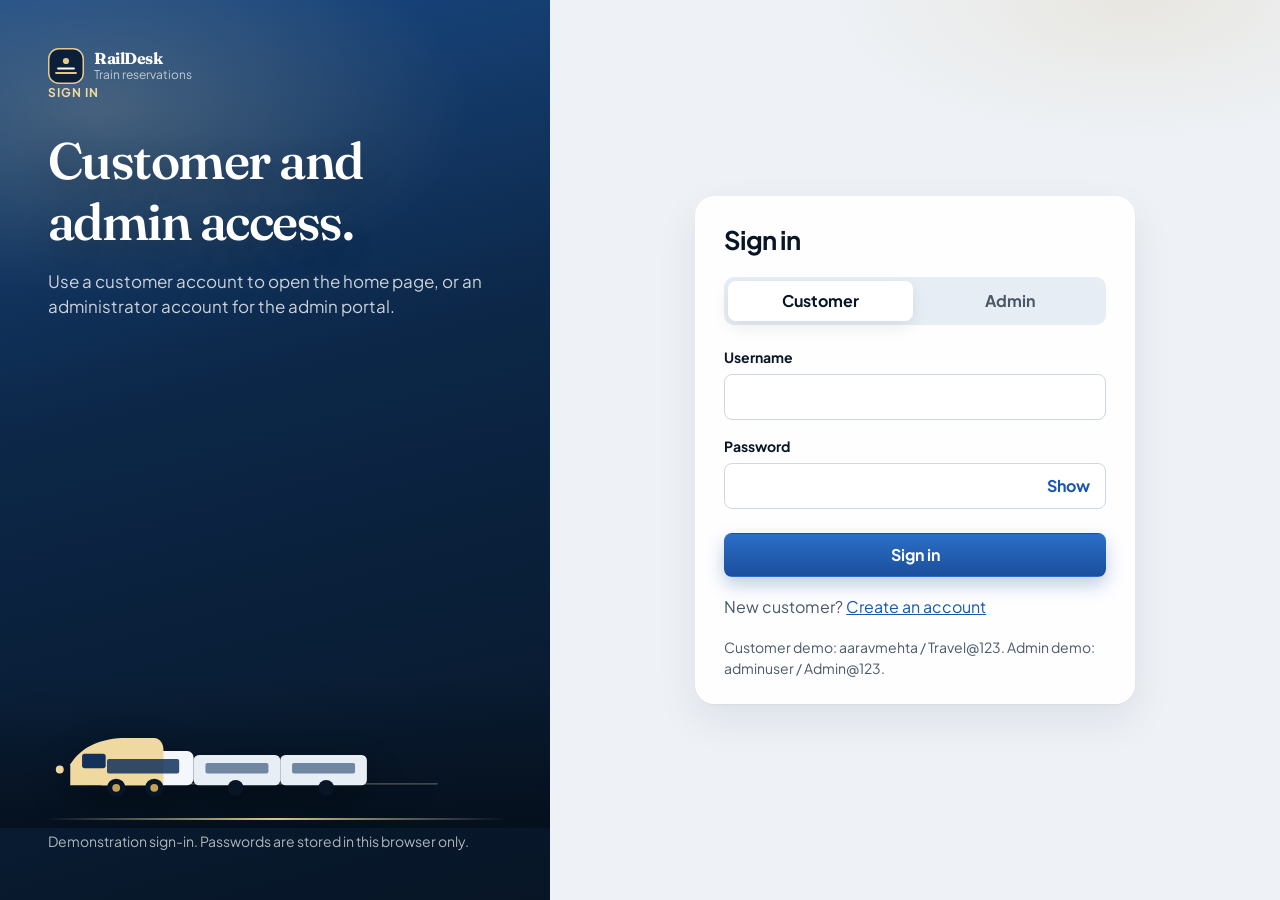
<file: index.html>
<!DOCTYPE html>
<html lang="en">
<head>
  <meta charset="UTF-8">
  <meta name="viewport" content="width=device-width, initial-scale=1.0">
  <title>Sign in · RailDesk</title>
  <meta name="description" content="Sign in to the RailDesk customer or admin portal.">
  <link rel="icon" href="assets/mark.svg" type="image/svg+xml">
  <link rel="preconnect" href="https://fonts.googleapis.com">
  <link rel="preconnect" href="https://fonts.gstatic.com" crossorigin>
  <link href="https://fonts.googleapis.com/css2?family=IBM+Plex+Mono:wght@500;600&family=Plus+Jakarta+Sans:wght@400;500;600;700&display=swap" rel="stylesheet">
  <link rel="stylesheet" href="css/common.css">
  <link rel="stylesheet" href="css/responsive.css">
  <link rel="stylesheet" href="css/auth.css">
  <link rel="stylesheet" href="css/premium.css">
</head>
<body>
  <a class="skip-link" href="#loginForm">Skip to sign in</a>

  <!-- ============================================================
       Login
       US_UI_001. Username and password are required.
       Customer and Admin use this same page. Registration is separate.
       ============================================================ -->
  <main class="auth-layout">
    <section class="auth-panel" aria-labelledby="login-heading">
      <div class="rail-scene" aria-hidden="true">
        <div class="rail-scene__sky"></div>
        <svg class="rail-scene__train" viewBox="0 0 640 160" fill="none">
          <path d="M40 108h560" stroke="#F0D9A0" stroke-width="2" opacity="0.35"></path>
          <rect x="78" y="58" width="150" height="52" rx="10" fill="#F4F7FB"></rect>
          <rect x="228" y="64" width="132" height="46" rx="8" fill="#E7EEF6"></rect>
          <rect x="360" y="64" width="132" height="46" rx="8" fill="#E7EEF6"></rect>
          <path d="M40 78c18-28 48-40 86-40h42c8 0 14 8 14 18v54H40V78Z" fill="#F0D9A0"></path>
          <rect x="58" y="62" width="36" height="22" rx="4" fill="#12325C"></rect>
          <rect x="96" y="70" width="110" height="22" rx="3" fill="#12325C" opacity="0.85"></rect>
          <rect x="246" y="76" width="96" height="16" rx="3" fill="#12325C" opacity="0.55"></rect>
          <rect x="378" y="76" width="96" height="16" rx="3" fill="#12325C" opacity="0.55"></rect>
          <circle cx="110" cy="114" r="14" fill="#071525"></circle>
          <circle cx="110" cy="114" r="6" fill="#C4A15A"></circle>
          <circle cx="168" cy="114" r="14" fill="#071525"></circle>
          <circle cx="168" cy="114" r="6" fill="#C4A15A"></circle>
          <circle cx="292" cy="114" r="12" fill="#071525"></circle>
          <circle cx="430" cy="114" r="12" fill="#071525"></circle>
          <circle cx="24" cy="86" r="6" fill="#F0D9A0"></circle>
        </svg>
        <div class="rail-scene__track"></div>
      </div>
      <div>
        <a class="brand brand--light" href="index.html">
          <img class="brand__mark" src="assets/mark.svg" alt="">
          <span>
            <span class="brand__name">RailDesk</span>
            <span class="brand__tag">Train reservations</span>
          </span>
        </a>
        <p class="eyebrow">Sign in</p>
        <h1 id="login-heading">Customer and admin access.</h1>
        <p class="lede">Use a customer account to open the home page, or an administrator account for the admin portal.</p>
      </div>
      <p class="auth-panel__foot">Demonstration sign-in. Passwords are stored in this browser only.</p>
    </section>

    <section class="auth-form">
      <div class="auth-card">
        <h2>Sign in</h2>
        <div class="role-switch" role="group" aria-label="Choose a portal">
          <button class="role-switch__btn is-active" type="button" data-role="customer" aria-pressed="true">Customer</button>
          <button class="role-switch__btn" type="button" data-role="admin" aria-pressed="false">Admin</button>
        </div>

        <div class="alert alert--error" id="formAlert" role="alert" hidden></div>

        <form id="loginForm" novalidate>
          <div class="stack">
            <div class="field">
              <label class="field__label" for="username">Username</label>
              <input class="field__input" id="username" name="username" type="text" autocomplete="username" required>
              <p class="field__error" hidden></p>
            </div>
            <div class="field">
              <label class="field__label" for="password">Password</label>
              <div class="field__control">
                <input class="field__input" id="password" name="password" type="password" autocomplete="current-password" required>
                <button class="field__reveal" type="button" data-password-toggle="password" aria-pressed="false">Show</button>
              </div>
              <p class="field__error" hidden></p>
            </div>
            <button class="btn btn--primary" type="submit">Sign in</button>
          </div>
        </form>

        <p class="auth-switch" id="registerLink">New customer? <a href="pages/register.html">Create an account</a></p>
        <p class="auth-note">Customer demo: aaravmehta / Travel@123. Admin demo: adminuser / Admin@123.</p>
      </div>
    </section>
  </main>

  <script type="module" src="js/login.js"></script>
</body>
</html>
</file>
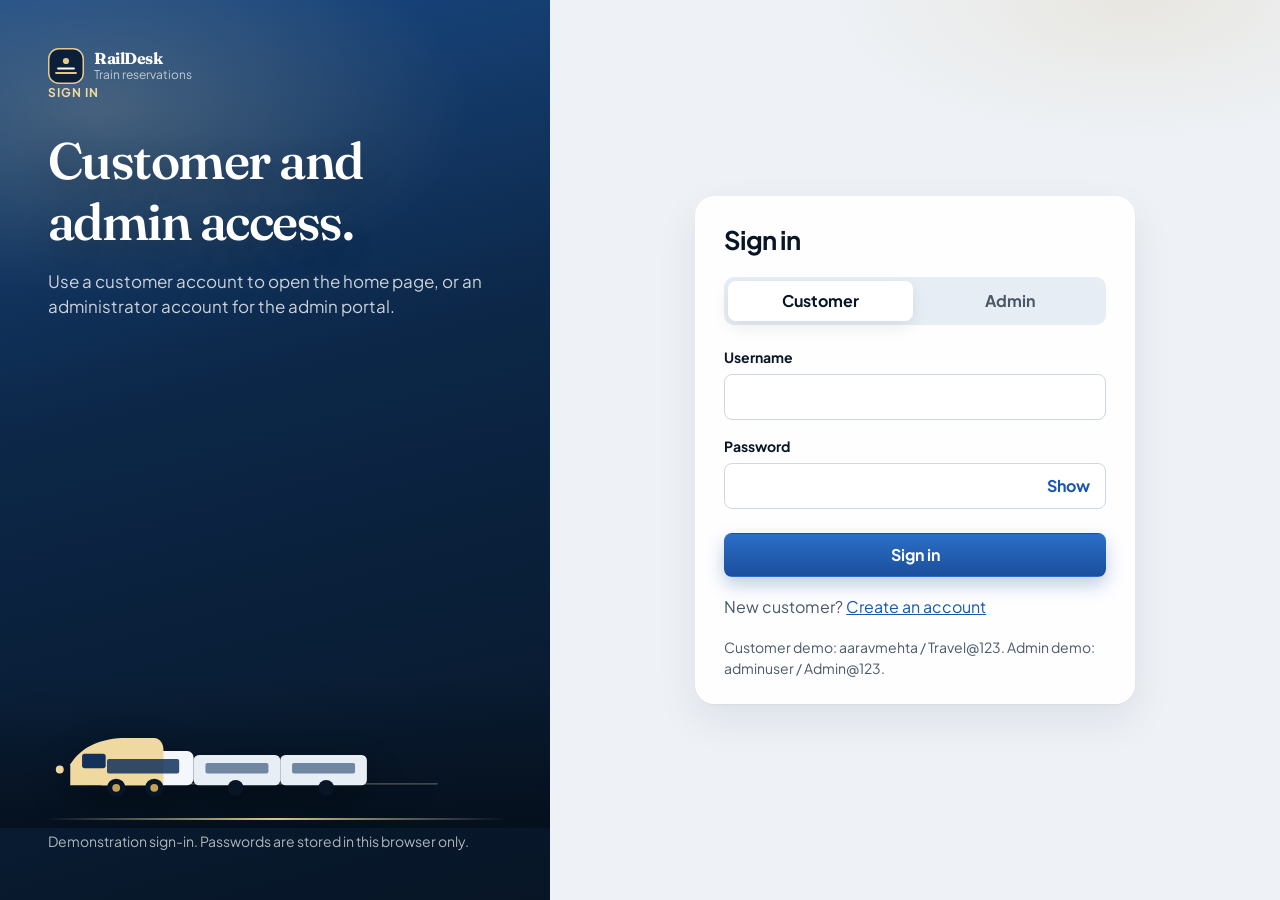
<file: pages/admin-dashboard.html>
<!DOCTYPE html>
<html lang="en">
<head>
  <meta charset="UTF-8">
  <meta name="viewport" content="width=device-width, initial-scale=1.0">
  <title>Admin home · RailDesk</title>
  <link rel="icon" href="../assets/mark.svg" type="image/svg+xml">
  <link rel="preconnect" href="https://fonts.googleapis.com">
  <link rel="preconnect" href="https://fonts.gstatic.com" crossorigin>
  <link href="https://fonts.googleapis.com/css2?family=IBM+Plex+Mono:wght@500;600&family=Plus+Jakarta+Sans:wght@400;500;600;700&display=swap" rel="stylesheet">
  <link rel="stylesheet" href="../css/common.css">
  <link rel="stylesheet" href="../css/responsive.css">
  <link rel="stylesheet" href="../css/dashboard.css">
  <link rel="stylesheet" href="../css/premium.css">
</head>
<body>
  <a class="skip-link" href="#content">Skip to content</a>

  <!-- ============================================================
       Admin home
       US_UI_003. Class totals, quarterly sales, and the customer table.
       Customer sessions are refused.
       ============================================================ -->
  <div class="app app--admin">
    <div class="sidebar-backdrop" data-sidebar-close></div>
    <aside class="sidebar" data-admin-nav aria-label="Admin"></aside>
    <div class="app__main">
      <header class="topbar">
        <button class="icon-btn" type="button" data-sidebar-toggle aria-expanded="false" aria-label="Toggle navigation">
          <svg viewBox="0 0 24 24" width="20" height="20" aria-hidden="true" fill="none" stroke="currentColor" stroke-width="1.8" stroke-linecap="round">
            <path d="M4 7h16M4 12h16M4 17h16"></path>
          </svg>
        </button>
        <div class="topbar__title">
          <p class="eyebrow">Admin</p>
          <h1>Home</h1>
        </div>
      </header>

      <main class="app__content stack" id="content">
        <div class="alert alert--error" id="pageAlert" role="alert" hidden></div>
        <header class="page-header">
          <div>
            <p class="eyebrow">Welcome</p>
            <h2 id="welcomeName">Administrator</h2>
          </div>
        </header>

        <section class="stack" aria-labelledby="aggregateTitle">
          <h2 class="sr-only" id="aggregateTitle">Ticket and sales totals</h2>
          <div class="stat-grid" id="classStats"></div>
          <div class="grid-2">
            <article class="card">
              <div class="card__header"><h2 class="card__title">Tickets by class</h2></div>
              <div class="card__body">
                <div class="bar-chart" id="classChart" role="img" aria-label="Tickets booked in each class"></div>
              </div>
            </article>
            <article class="card">
              <div class="card__header"><h2 class="card__title" id="salesTitle">Sales</h2></div>
              <div class="card__body">
                <div class="column-chart" id="quarterChart" role="img" aria-label="Sales by quarter"></div>
              </div>
            </article>
          </div>
        </section>

        <section class="card" aria-labelledby="customerTitle">
          <div class="card__header">
            <h2 class="card__title" id="customerTitle">Customers</h2>
          </div>
          <div class="card__body stack">
            <p class="muted">Ticket counts leave out cancelled bookings. Deleting a customer removes the account and keeps the booking records.</p>
            <div class="table-wrap">
              <table class="data-table">
                <thead>
                  <tr>
                    <th scope="col">Customer ID</th>
                    <th scope="col">Customer name</th>
                    <th scope="col">Mobile number</th>
                    <th scope="col">Number of tickets booked</th>
                    <th scope="col">Delete customer</th>
                  </tr>
                </thead>
                <tbody id="customerRows"></tbody>
              </table>
            </div>
          </div>
        </section>
      </main>
    </div>
  </div>

  <div class="modal" id="deleteModal" hidden>
    <div class="modal__backdrop" data-close-modal></div>
    <div class="modal__dialog" role="dialog" aria-modal="true" aria-labelledby="deleteTitle" aria-describedby="deleteSummary">
      <h2 id="deleteTitle">Delete this customer?</h2>
      <p id="deleteSummary"></p>
      <p>The account is removed. Bookings already stored stay in the sales history.</p>
      <div class="modal__actions">
        <button class="btn btn--secondary" type="button" data-close-modal data-initial-focus>Keep customer</button>
        <button class="btn btn--danger" id="confirmDelete" type="button">Delete customer</button>
      </div>
    </div>
  </div>

  <script type="module" src="../js/admin-dashboard.js"></script>
</body>
</html>
</file>
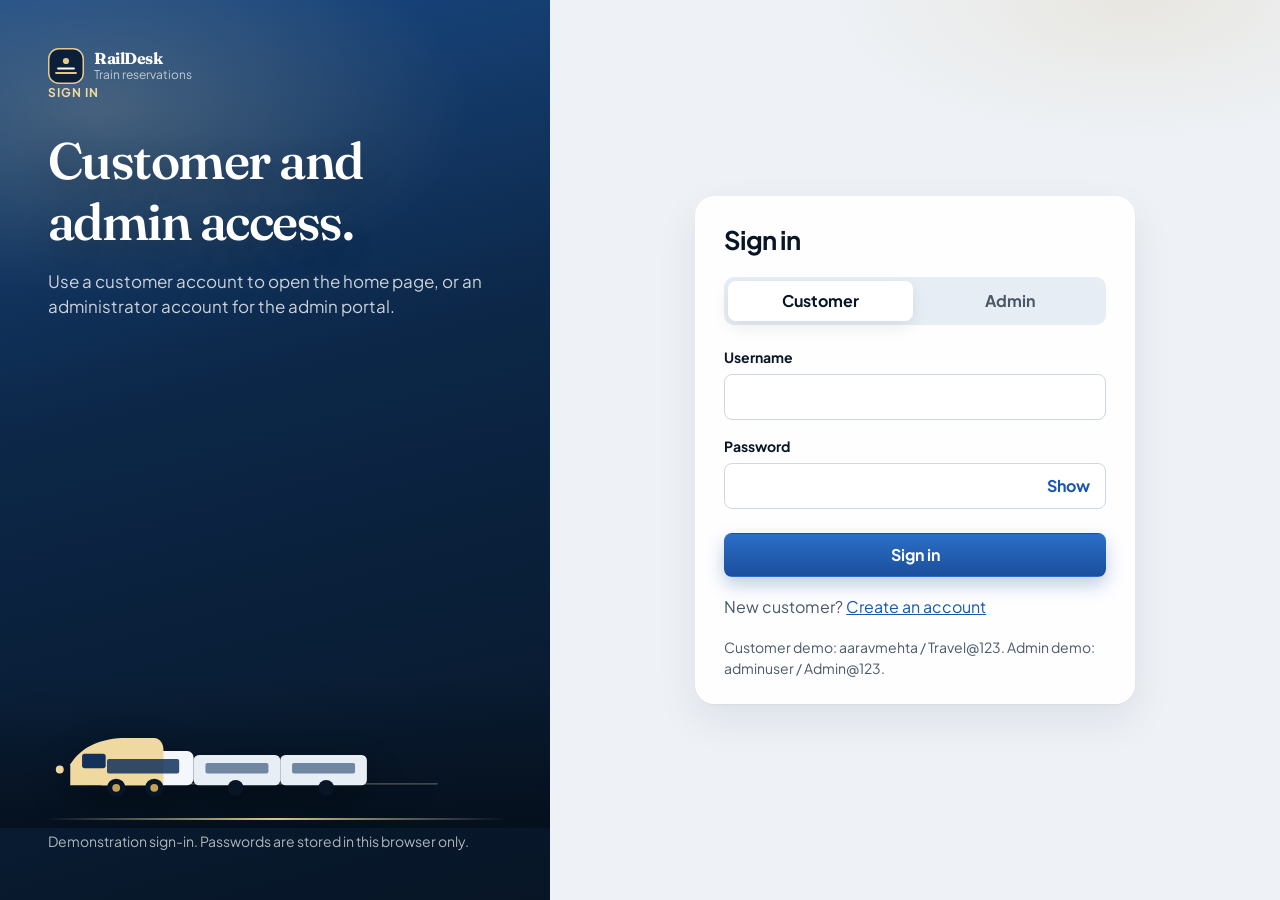
<file: pages/admin-profile.html>
<!DOCTYPE html>
<html lang="en">
<head>
  <meta charset="UTF-8">
  <meta name="viewport" content="width=device-width, initial-scale=1.0">
  <title>Admin Profile · RailDesk</title>
  <link rel="icon" href="../assets/mark.svg" type="image/svg+xml">
  <link rel="preconnect" href="https://fonts.googleapis.com">
  <link rel="preconnect" href="https://fonts.gstatic.com" crossorigin>
  <link href="https://fonts.googleapis.com/css2?family=IBM+Plex+Mono:wght@500;600&family=Plus+Jakarta+Sans:wght@400;500;600;700&display=swap" rel="stylesheet">
  <link rel="stylesheet" href="../css/common.css">
  <link rel="stylesheet" href="../css/responsive.css">
  <link rel="stylesheet" href="../css/dashboard.css">
  <link rel="stylesheet" href="../css/profile.css">
  <link rel="stylesheet" href="../css/premium.css">
</head>
<body>
  <a class="skip-link" href="#content">Skip to content</a>

  <!-- ============================================================
       Admin profile
       Username, password, mobile number, and email for the signed-in
       administrator. Log out is in the sidebar.
       ============================================================ -->
  <div class="app app--admin">
    <div class="sidebar-backdrop" data-sidebar-close></div>
    <aside class="sidebar" data-admin-nav aria-label="Admin"></aside>
    <div class="app__main">
      <header class="topbar">
        <button class="icon-btn" type="button" data-sidebar-toggle aria-expanded="false" aria-label="Toggle navigation">
          <svg viewBox="0 0 24 24" width="20" height="20" aria-hidden="true" fill="none" stroke="currentColor" stroke-width="1.8" stroke-linecap="round">
            <path d="M4 7h16M4 12h16M4 17h16"></path>
          </svg>
        </button>
        <div class="topbar__title">
          <p class="eyebrow">Admin</p>
          <h1>Admin Profile</h1>
        </div>
      </header>

      <main class="app__content profile-page" id="content">
        <div class="alert alert--error" id="pageAlert" role="alert" hidden></div>
        <header class="page-header">
          <div>
            <p class="eyebrow">Account</p>
            <h2>Update admin details</h2>
          </div>
        </header>

        <section class="card" aria-labelledby="profileTitle">
          <div class="card__header">
            <h2 class="card__title" id="profileTitle">Administrator</h2>
          </div>
          <form class="card__body stack" id="profileForm" novalidate>
            <div class="field">
              <label class="field__label" for="username">Username</label>
              <input class="field__input" id="username" name="username" type="text" autocomplete="username">
              <p class="field__hint">At least 6 letters. No numbers or special characters.</p>
              <p class="field__error" hidden></p>
            </div>
            <div class="field">
              <label class="field__label" for="password">Password</label>
              <div class="field__control">
                <input class="field__input" id="password" name="password" type="password" autocomplete="new-password">
                <button class="field__reveal" type="button" data-password-toggle="password" aria-pressed="false">Show</button>
              </div>
              <p class="field__hint">At least 8 characters, with one uppercase letter, one number, and one special character.</p>
              <p class="field__error" hidden></p>
            </div>
            <div class="field">
              <label class="field__label" for="confirmPassword">Confirm password</label>
              <div class="field__control">
                <input class="field__input" id="confirmPassword" name="confirmPassword" type="password" autocomplete="new-password">
                <button class="field__reveal" type="button" data-password-toggle="confirmPassword" aria-pressed="false">Show</button>
              </div>
              <p class="field__error" hidden></p>
            </div>
            <div class="field">
              <label class="field__label" for="mobile">Mobile number</label>
              <input class="field__input" id="mobile" name="mobile" type="text" inputmode="numeric" autocomplete="tel">
              <p class="field__error" hidden></p>
            </div>
            <div class="field">
              <label class="field__label" for="email">Email ID</label>
              <input class="field__input" id="email" name="email" type="text" autocomplete="email">
              <p class="field__error" hidden></p>
            </div>
            <div class="cluster">
              <button class="btn btn--primary" type="submit">Save changes</button>
            </div>
          </form>
        </section>
      </main>
    </div>
  </div>
  <script type="module" src="../js/admin-profile.js"></script>
</body>
</html>
</file>
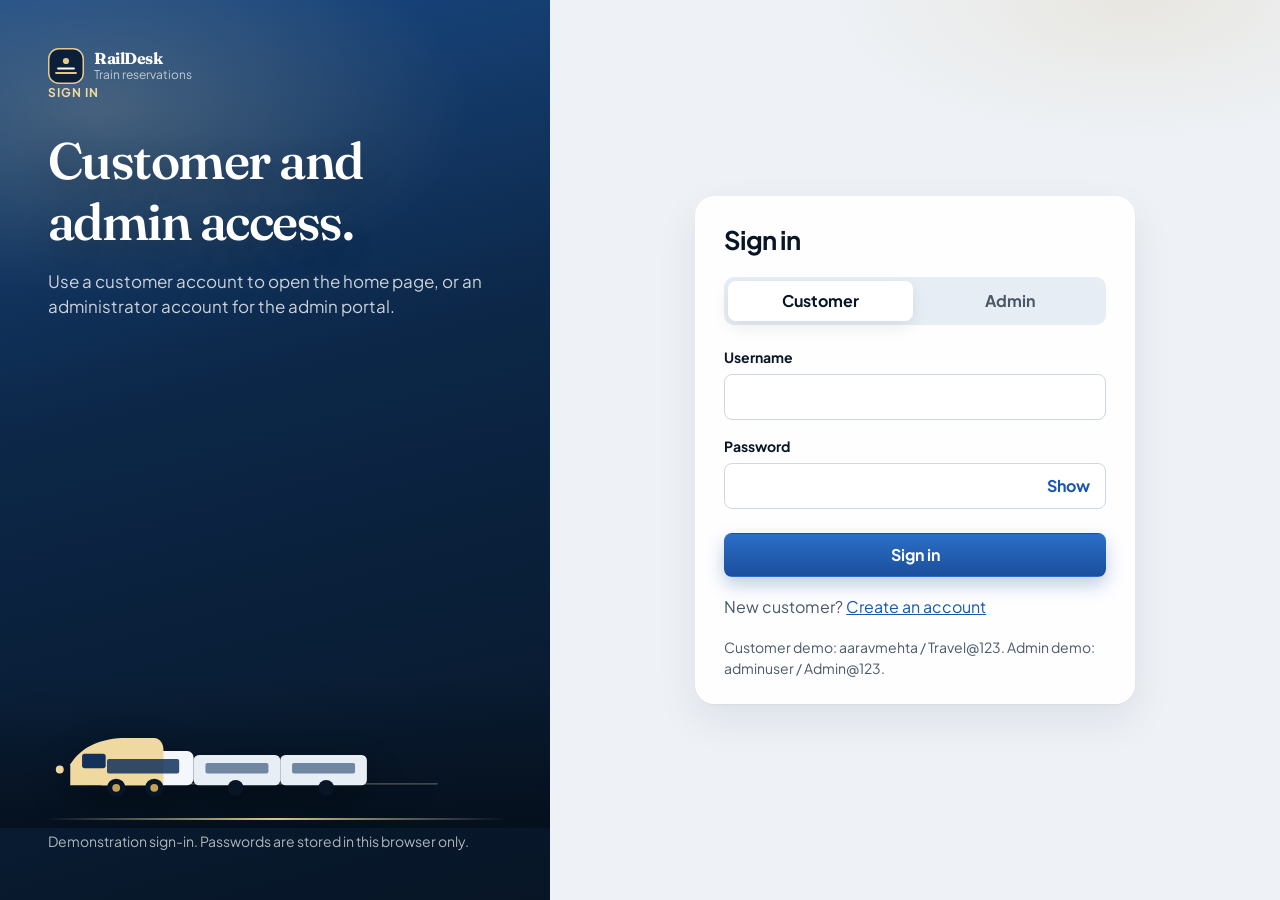
<file: pages/booking-confirmation.html>
<!DOCTYPE html>
<html lang="en">
<head>
  <meta charset="UTF-8">
  <meta name="viewport" content="width=device-width, initial-scale=1.0">
  <title>Booking confirmation · RailDesk</title>
  <link rel="icon" href="../assets/mark.svg" type="image/svg+xml">
  <link rel="preconnect" href="https://fonts.googleapis.com">
  <link rel="preconnect" href="https://fonts.gstatic.com" crossorigin>
  <link href="https://fonts.googleapis.com/css2?family=IBM+Plex+Mono:wght@500;600&family=Plus+Jakarta+Sans:wght@400;500;600;700&display=swap" rel="stylesheet">
  <link rel="stylesheet" href="../css/common.css">
  <link rel="stylesheet" href="../css/responsive.css">
  <link rel="stylesheet" href="../css/dashboard.css">
  <link rel="stylesheet" href="../css/premium.css">
</head>
<body>
  <a class="skip-link" href="#content">Skip to content</a>

  <!-- ============================================================
       Confirmation for the customer home booking form.
       The search-and-seat booking path uses this page later as well.
       ============================================================ -->
  <div class="app app--customer">
    <div class="sidebar-backdrop" data-sidebar-close></div>
    <aside class="sidebar" data-customer-nav aria-label="Customer"></aside>
    <div class="app__main">
      <header class="topbar">
        <button class="icon-btn" type="button" data-sidebar-toggle aria-expanded="false" aria-label="Toggle navigation">
          <svg viewBox="0 0 24 24" width="20" height="20" aria-hidden="true" fill="none" stroke="currentColor" stroke-width="1.8" stroke-linecap="round">
            <path d="M4 7h16M4 12h16M4 17h16"></path>
          </svg>
        </button>
        <div class="topbar__title">
          <p class="eyebrow">Customer</p>
          <h1>Booking confirmation</h1>
        </div>
      </header>
      <main class="app__content" id="content">
        <article class="card" id="missing" hidden>
          <div class="empty-state">
            <h2 class="empty-state__title">Booking not available</h2>
            <p class="empty-state__text" id="missingText">This confirmation does not match a booking on the signed-in account.</p>
            <a class="btn btn--primary" href="customer-dashboard.html">Return to home</a>
          </div>
        </article>

        <article class="card" id="confirmation" hidden>
          <div class="card__body">
            <div class="confirm-hero">
              <div>
                <p class="eyebrow">Confirmed</p>
                <h2 id="bookingId">Booking</h2>
              </div>
              <span class="badge badge--success">Confirmed</span>
            </div>
            <dl class="meta-list" id="details"></dl>
            <div class="cluster" style="margin-top: 24px;">
              <a class="btn btn--primary" href="customer-dashboard.html">Return to home</a>
            </div>
          </div>
        </article>
      </main>
    </div>
  </div>
  <script type="module" src="../js/booking-confirmation.js"></script>
</body>
</html>
</file>
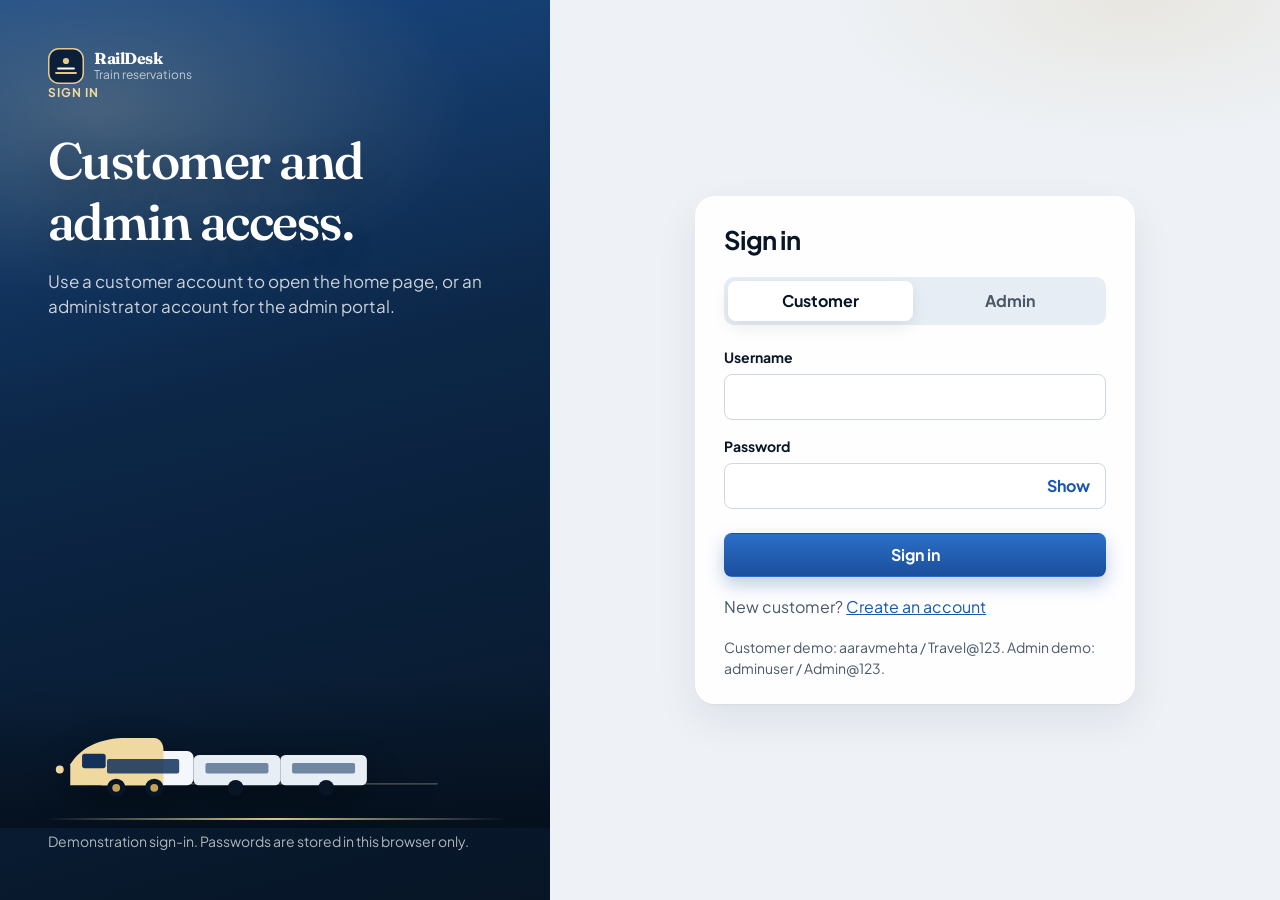
<file: pages/customer-dashboard.html>
<!DOCTYPE html>
<html lang="en">
<head>
  <meta charset="UTF-8">
  <meta name="viewport" content="width=device-width, initial-scale=1.0">
  <title>Home · RailDesk</title>
  <link rel="icon" href="../assets/mark.svg" type="image/svg+xml">
  <link rel="preconnect" href="https://fonts.googleapis.com">
  <link rel="preconnect" href="https://fonts.gstatic.com" crossorigin>
  <link href="https://fonts.googleapis.com/css2?family=IBM+Plex+Mono:wght@500;600&family=Plus+Jakarta+Sans:wght@400;500;600;700&display=swap" rel="stylesheet">
  <link rel="stylesheet" href="../css/common.css">
  <link rel="stylesheet" href="../css/responsive.css">
  <link rel="stylesheet" href="../css/dashboard.css">
  <link rel="stylesheet" href="../css/premium.css">
</head>
<body>
  <a class="skip-link" href="#content">Skip to content</a>

  <!-- ============================================================
       Customer home
       US_UI_002. Class totals, quarterly sales, and Book Ticket.
       View Ticket, Update Details, and Train Search are linked, not built here.
       ============================================================ -->
  <div class="app app--customer">
    <div class="sidebar-backdrop" data-sidebar-close></div>
    <aside class="sidebar" data-customer-nav aria-label="Customer"></aside>
    <div class="app__main">
      <header class="topbar">
        <button class="icon-btn" type="button" data-sidebar-toggle aria-expanded="false" aria-label="Toggle navigation">
          <svg viewBox="0 0 24 24" width="20" height="20" aria-hidden="true" fill="none" stroke="currentColor" stroke-width="1.8" stroke-linecap="round">
            <path d="M4 7h16M4 12h16M4 17h16"></path>
          </svg>
        </button>
        <div class="topbar__title">
          <p class="eyebrow">Customer</p>
          <h1>Home</h1>
        </div>
      </header>

      <main class="app__content" id="content">
        <div class="alert alert--error" id="pageAlert" role="alert" hidden></div>
        <header class="page-header">
          <div>
            <p class="eyebrow">Welcome</p>
            <h2 id="welcomeName">Customer</h2>
          </div>
        </header>

        <!-- Class totals and quarterly sales for this customer. -->
        <section aria-labelledby="aggregate-title">
          <h2 class="sr-only" id="aggregate-title">Ticket and sales totals</h2>
          <div class="stat-grid" id="classStats" style="margin-bottom: 16px;"></div>
          <div class="grid-2">
            <article class="card">
              <div class="card__header"><h2 class="card__title">Tickets by class</h2></div>
              <div class="card__body">
                <div class="bar-chart" id="classChart" role="img" aria-label="Tickets booked in each class"></div>
              </div>
            </article>
            <article class="card">
              <div class="card__header"><h2 class="card__title" id="salesTitle">Sales</h2></div>
              <div class="card__body">
                <div class="column-chart" id="quarterChart" role="img" aria-label="Sales by quarter"></div>
              </div>
            </article>
          </div>
        </section>

        <!-- Book Ticket. This path goes straight to confirmation. -->
        <section class="card" style="margin-top: 24px;" aria-labelledby="book-title">
          <div class="card__header">
            <h2 class="card__title" id="book-title">Book Ticket</h2>
          </div>
          <div class="card__body">
            <form class="book-form" id="bookForm" novalidate>
              <div class="grid-2">
                <div class="field">
                  <label class="field__label" for="customerId">ID</label>
                  <input class="field__input" id="customerId" name="customerId" type="text" readonly>
                </div>
                <div class="field">
                  <label class="field__label" for="passengerName">Name</label>
                  <input class="field__input" id="passengerName" name="passengerName" type="text" autocomplete="name">
                  <p class="field__error" hidden></p>
                </div>
                <div class="field">
                  <label class="field__label" for="mobile">Mobile</label>
                  <input class="field__input" id="mobile" name="mobile" type="text" inputmode="numeric" autocomplete="tel">
                  <p class="field__error" hidden></p>
                </div>
                <div class="field">
                  <label class="field__label" for="age">Age</label>
                  <input class="field__input" id="age" name="age" type="text" inputmode="numeric">
                  <p class="field__error" hidden></p>
                </div>
                <div class="field">
                  <label class="field__label" for="journeyDate">Date</label>
                  <input class="field__input" id="journeyDate" name="journeyDate" type="date">
                  <p class="field__error" hidden></p>
                </div>
                <div class="field">
                  <label class="field__label" for="ticketCount">Number of tickets</label>
                  <input class="field__input" id="ticketCount" name="ticketCount" type="text" inputmode="numeric" value="1">
                  <p class="field__error" hidden></p>
                </div>
                <div class="field">
                  <label class="field__label" for="boardingStation">Boarding station</label>
                  <select class="field__select" id="boardingStation" name="boardingStation">
                    <option value="">Select a station</option>
                  </select>
                  <p class="field__error" hidden></p>
                </div>
                <div class="field">
                  <label class="field__label" for="destinationStation">Destination station</label>
                  <select class="field__select" id="destinationStation" name="destinationStation">
                    <option value="">Select a station</option>
                  </select>
                  <p class="field__error" hidden></p>
                </div>
                <div class="field">
                  <label class="field__label" for="category">Ticket category</label>
                  <select class="field__select" id="category" name="category">
                    <option value="">Select a category</option>
                    <option>First Class</option>
                    <option>AC Tier 1</option>
                    <option>AC Tier 2</option>
                    <option>Tatkal</option>
                  </select>
                  <p class="field__error" hidden></p>
                </div>
                <div class="field">
                  <label class="field__label" for="trainId">Trains available</label>
                  <select class="field__select" id="trainId" name="trainId" disabled>
                    <option value="">Select a train</option>
                  </select>
                  <p class="field__hint" id="trainHint">Choose the boarding station, destination, and date to see trains.</p>
                  <p class="field__error" hidden></p>
                </div>
              </div>
              <button class="btn btn--primary" type="submit">Book ticket</button>
            </form>
          </div>
        </section>
      </main>
    </div>
  </div>
  <script type="module" src="../js/customer-dashboard.js"></script>
</body>
</html>
</file>
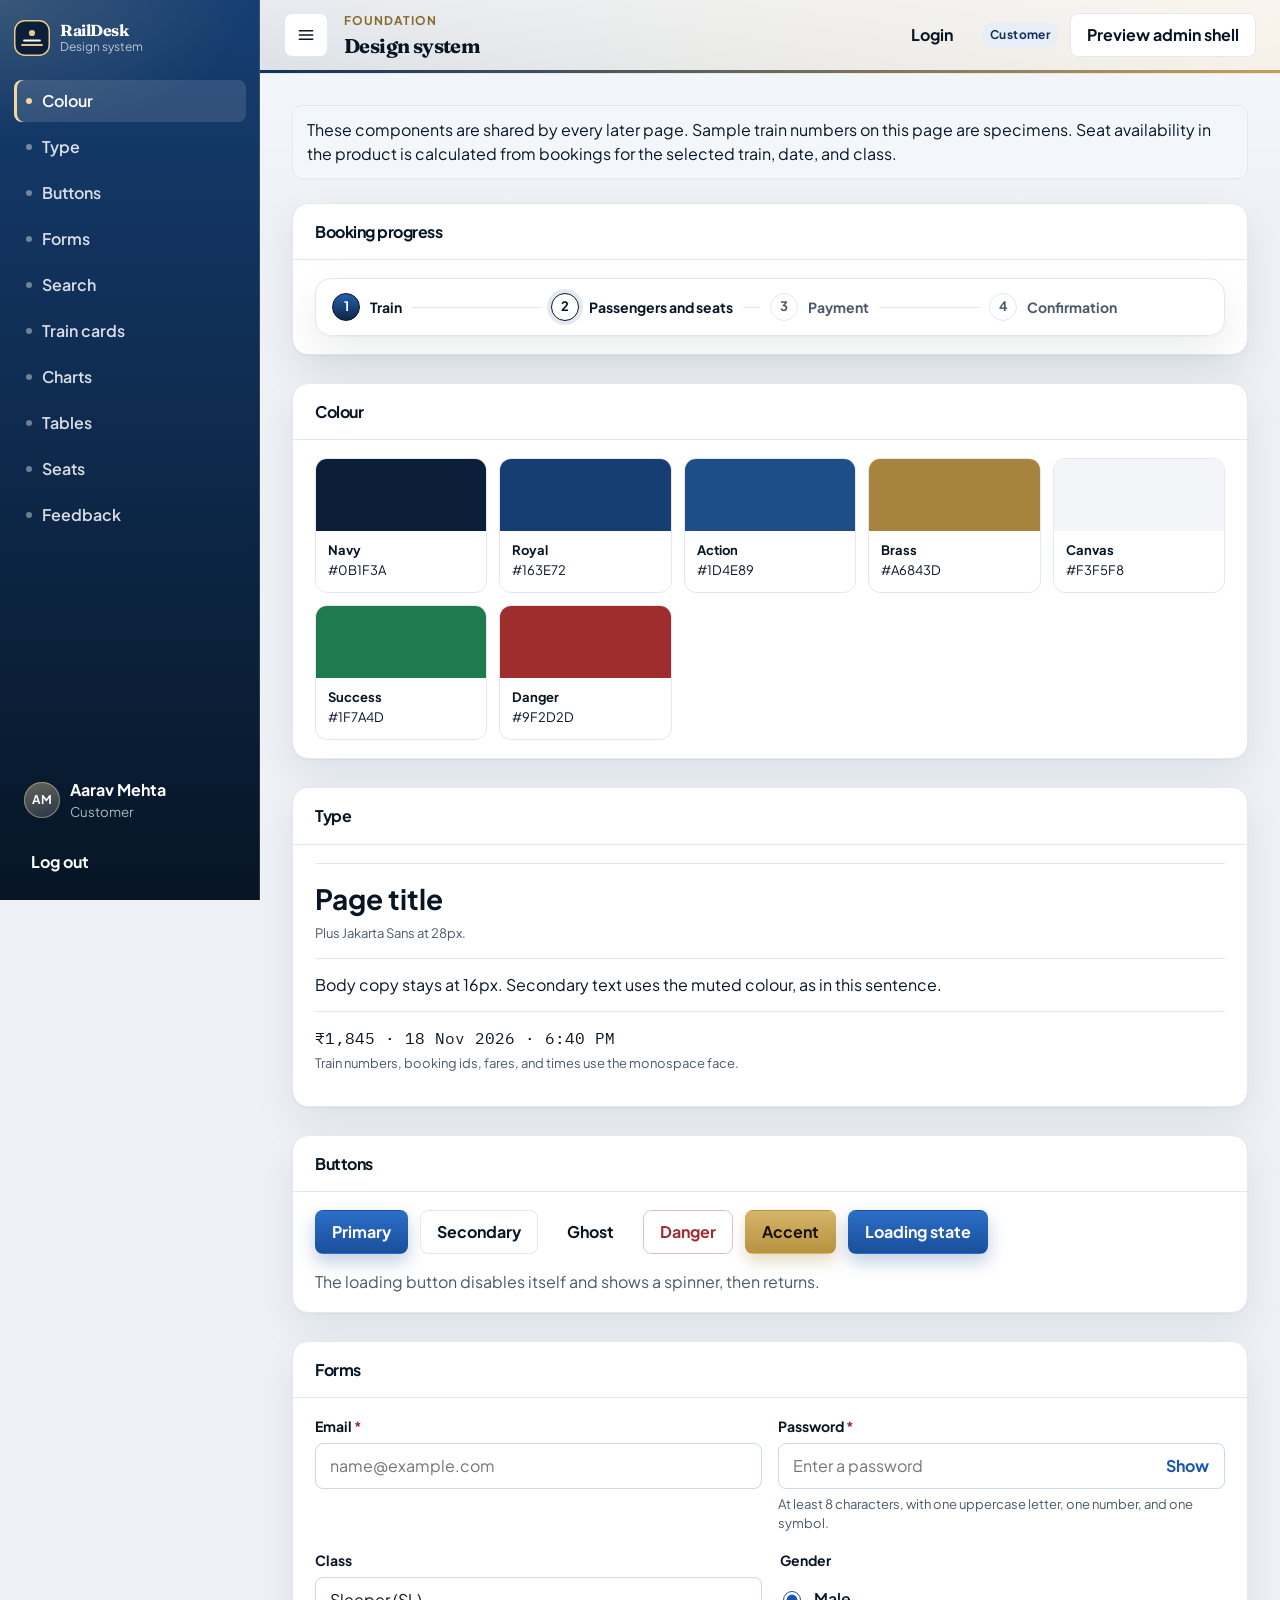
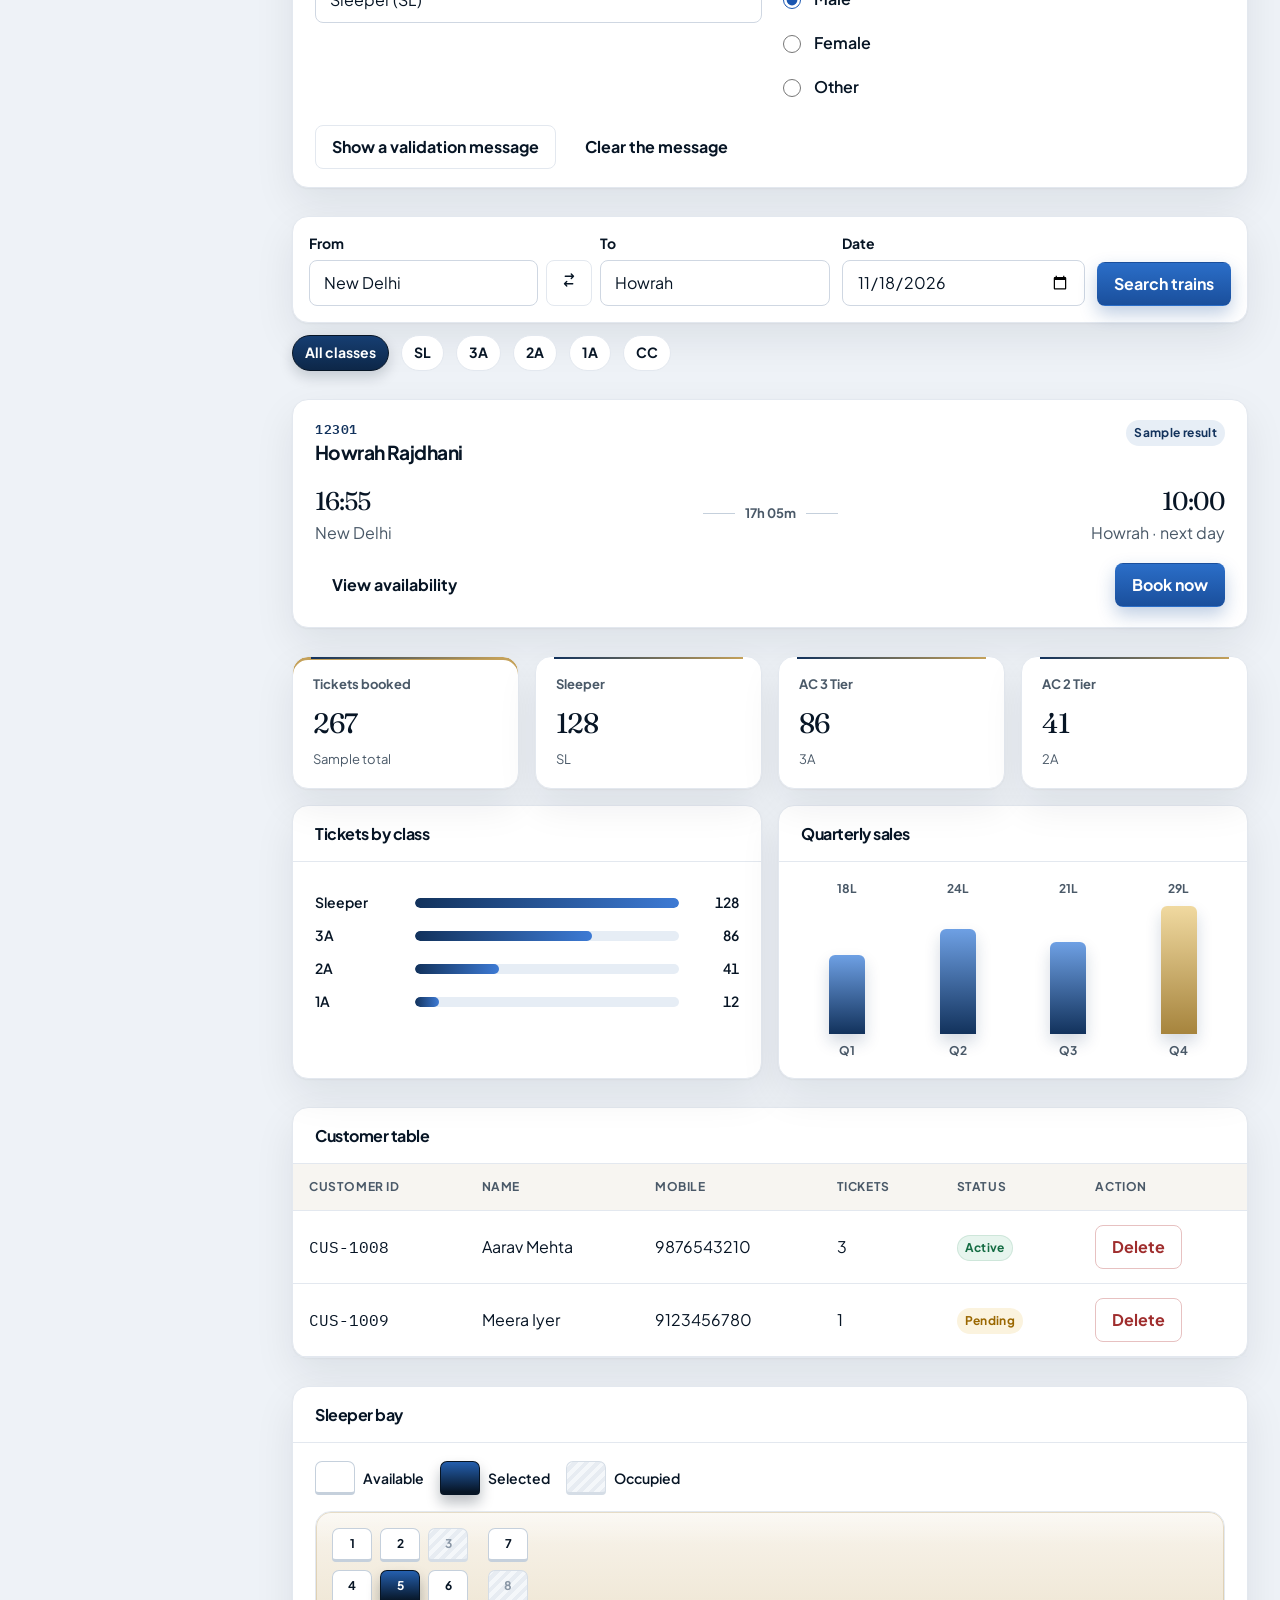
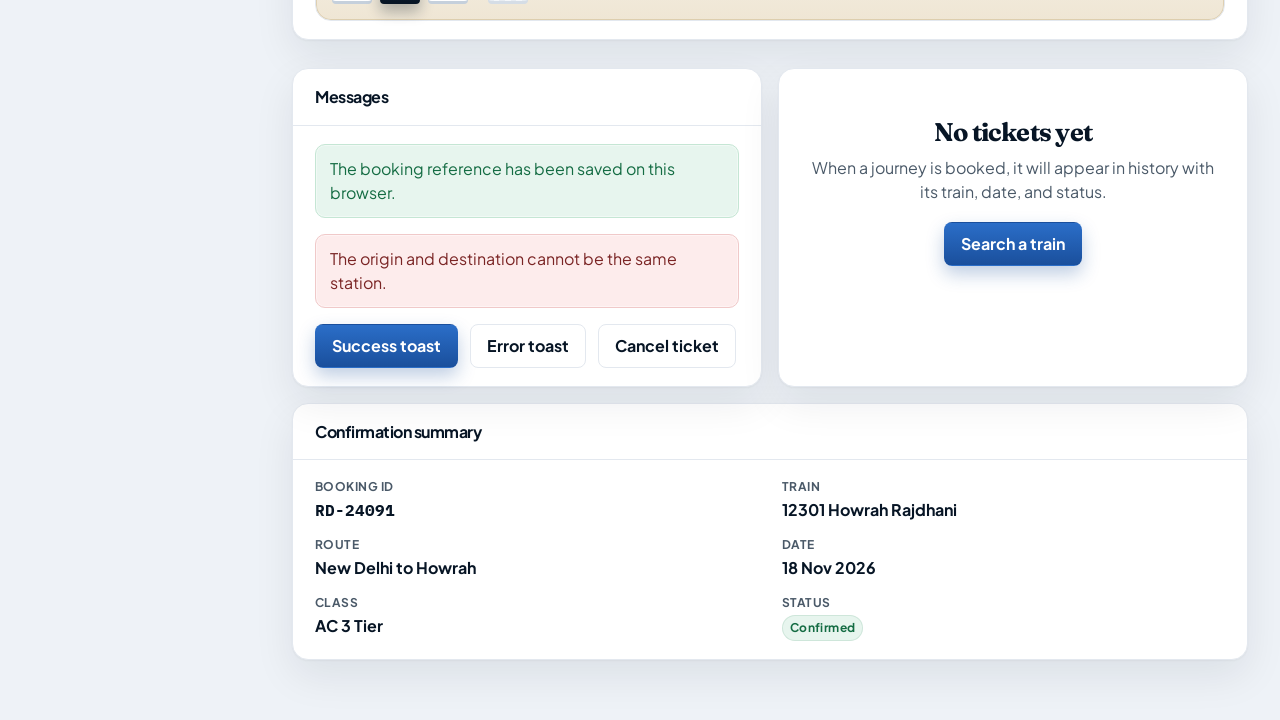
<file: pages/design-system.html>
<!DOCTYPE html>
<html lang="en">
<head>
  <meta charset="UTF-8">
  <meta name="viewport" content="width=device-width, initial-scale=1.0">
  <title>Design system · RailDesk</title>
  <meta name="description" content="Shared RailDesk components for the train ticket booking system.">
  <link rel="icon" href="../assets/mark.svg" type="image/svg+xml">
  <link rel="preconnect" href="https://fonts.googleapis.com">
  <link rel="preconnect" href="https://fonts.gstatic.com" crossorigin>
  <link href="https://fonts.googleapis.com/css2?family=IBM+Plex+Mono:wght@500;600&family=Plus+Jakarta+Sans:wght@400;500;600;700&display=swap" rel="stylesheet">
  <link rel="stylesheet" href="../css/common.css">
  <link rel="stylesheet" href="../css/responsive.css">
  <link rel="stylesheet" href="../css/premium.css">
  <style>
    /* Layout only for this component library. Product styles stay in common.css. */
    .specimen {
      margin-bottom: 28px;
      scroll-margin-top: 88px;
    }

    .swatches {
      display: grid;
      grid-template-columns: repeat(auto-fill, minmax(148px, 1fr));
      gap: 12px;
    }

    .swatch {
      overflow: hidden;
      border: 1px solid var(--line);
      border-radius: 12px;
      background: #fff;
    }

    .swatch__chip {
      height: 72px;
    }

    .swatch p {
      padding: 10px 12px 12px;
      font-size: 0.8125rem;
    }

    .swatch strong,
    .type-row strong {
      display: block;
    }

    .type-row {
      padding: 14px 0;
      border-top: 1px solid var(--line);
    }

    .type-row span {
      color: var(--muted);
      font-size: 0.8125rem;
    }
  </style>
</head>
<body>
  <a class="skip-link" href="#content">Skip to content</a>

  <!-- ============================================================
       Application shell
       Customer pages use .app--customer. Admin pages use .app--admin.
       The preview button switches the class so both portals can be compared.
       ============================================================ -->
  <div class="app app--customer" id="app">
    <div class="sidebar-backdrop" data-sidebar-close></div>
    <aside class="sidebar" aria-label="Component library">
      <a class="brand brand--light" href="../index.html">
        <img class="brand__mark" src="../assets/mark.svg" alt="">
        <span>
          <span class="brand__name">RailDesk</span>
          <span class="brand__tag">Design system</span>
        </span>
      </a>
      <nav class="sidebar__nav" aria-label="Components">
        <a class="sidebar__link is-active" href="#colour">Colour</a>
        <a class="sidebar__link" href="#type">Type</a>
        <a class="sidebar__link" href="#buttons">Buttons</a>
        <a class="sidebar__link" href="#forms">Forms</a>
        <a class="sidebar__link" href="#search">Search</a>
        <a class="sidebar__link" href="#trains">Train cards</a>
        <a class="sidebar__link" href="#charts">Charts</a>
        <a class="sidebar__link" href="#tables">Tables</a>
        <a class="sidebar__link" href="#seats">Seats</a>
        <a class="sidebar__link" href="#feedback">Feedback</a>
      </nav>
      <div class="sidebar__footer">
        <div class="sidebar__user">
          <span class="avatar" aria-hidden="true">AM</span>
          <span>
            <strong>Aarav Mehta</strong>
            <small id="shellRole">Customer</small>
          </span>
        </div>
        <button class="btn btn--ghost" id="logoutButton" type="button">Log out</button>
      </div>
    </aside>

    <div class="app__main">
      <header class="topbar">
        <button class="icon-btn" type="button" data-sidebar-toggle aria-expanded="true" aria-label="Toggle navigation">
          <svg viewBox="0 0 24 24" width="20" height="20" aria-hidden="true" fill="none" stroke="currentColor" stroke-width="1.8" stroke-linecap="round">
            <path d="M4 7h16M4 12h16M4 17h16"></path>
          </svg>
        </button>
        <div class="topbar__title">
          <p class="eyebrow">Foundation</p>
          <h1>Design system</h1>
        </div>
        <div class="topbar__actions">
          <a class="btn btn--ghost" href="../index.html">Login</a>
          <span class="badge" id="rolePill">Customer</span>
          <button class="btn btn--secondary" id="themeToggle" type="button">Preview admin shell</button>
        </div>
      </header>

      <main class="app__content" id="content">
        <div class="alert" style="margin-bottom: 24px;">
          These components are shared by every later page. Sample train numbers on this page are specimens. Seat availability in the product is calculated from bookings for the selected train, date, and class.
        </div>

        <!-- ============================================================
             Booking stepper
             Train, then passengers and seats, then payment, then confirmation.
             ============================================================ -->
        <section class="card specimen" aria-labelledby="stepper-title">
          <div class="card__header">
            <h2 class="card__title" id="stepper-title">Booking progress</h2>
          </div>
          <div class="card__body">
            <ol class="stepper" aria-label="Booking progress">
              <li class="stepper__item is-complete"><span class="stepper__index">1</span><span>Train</span></li>
              <li class="stepper__item is-current"><span class="stepper__index">2</span><span>Passengers and seats</span></li>
              <li class="stepper__item"><span class="stepper__index">3</span><span>Payment</span></li>
              <li class="stepper__item"><span class="stepper__index">4</span><span>Confirmation</span></li>
            </ol>
          </div>
        </section>

        <!-- ============================================================
             Colour
             ============================================================ -->
        <section class="card specimen" id="colour" aria-labelledby="colour-title">
          <div class="card__header">
            <h2 class="card__title" id="colour-title">Colour</h2>
          </div>
          <div class="card__body">
            <div class="swatches">
              <div class="swatch"><div class="swatch__chip" style="background:#0B1F3A"></div><p><strong>Navy</strong> #0B1F3A</p></div>
              <div class="swatch"><div class="swatch__chip" style="background:#163E72"></div><p><strong>Royal</strong> #163E72</p></div>
              <div class="swatch"><div class="swatch__chip" style="background:#1D4E89"></div><p><strong>Action</strong> #1D4E89</p></div>
              <div class="swatch"><div class="swatch__chip" style="background:#A6843D"></div><p><strong>Brass</strong> #A6843D</p></div>
              <div class="swatch"><div class="swatch__chip" style="background:#F3F5F8"></div><p><strong>Canvas</strong> #F3F5F8</p></div>
              <div class="swatch"><div class="swatch__chip" style="background:#1F7A4D"></div><p><strong>Success</strong> #1F7A4D</p></div>
              <div class="swatch"><div class="swatch__chip" style="background:#9F2D2D"></div><p><strong>Danger</strong> #9F2D2D</p></div>
            </div>
          </div>
        </section>

        <!-- ============================================================
             Type
             The formatted line is filled by formatInr, formatDisplayDate,
             and formatClock so the helpers can be checked on the page.
             ============================================================ -->
        <section class="card specimen" id="type" aria-labelledby="type-title">
          <div class="card__header">
            <h2 class="card__title" id="type-title">Type</h2>
          </div>
          <div class="card__body">
            <div class="type-row">
              <strong style="font-size:1.75rem">Page title</strong>
              <span>Plus Jakarta Sans at 28px.</span>
            </div>
            <div class="type-row">
              <p>Body copy stays at 16px. Secondary text uses the muted colour, as in this sentence.</p>
            </div>
            <div class="type-row">
              <p class="mono" id="formatSample">₹1,845 · 18 Nov 2026 · 6:40 PM</p>
              <span>Train numbers, booking ids, fares, and times use the monospace face.</span>
            </div>
          </div>
        </section>

        <!-- ============================================================
             Buttons
             ============================================================ -->
        <section class="card specimen" id="buttons" aria-labelledby="buttons-title">
          <div class="card__header">
            <h2 class="card__title" id="buttons-title">Buttons</h2>
          </div>
          <div class="card__body stack">
            <div class="cluster">
              <button class="btn btn--primary" type="button" data-demo-toast="Primary actions continue the current task.">Primary</button>
              <button class="btn btn--secondary" type="button" data-demo-toast="Secondary actions offer another path.">Secondary</button>
              <button class="btn btn--ghost" type="button" data-demo-toast="Ghost actions are quiet alternatives.">Ghost</button>
              <button class="btn btn--danger" type="button" data-open-modal="deleteModal">Danger</button>
              <button class="btn btn--accent" type="button" data-demo-toast="Brass is reserved for a single highlight.">Accent</button>
              <button class="btn btn--primary" id="loadButton" type="button">Loading state</button>
            </div>
            <p class="muted">The loading button disables itself and shows a spinner, then returns.</p>
          </div>
        </section>

        <!-- ============================================================
             Forms
             setFieldError and the password toggle are demonstrated here.
             Registration rules are applied for real on the registration page.
             ============================================================ -->
        <section class="card specimen" id="forms" aria-labelledby="forms-title">
          <div class="card__header">
            <h2 class="card__title" id="forms-title">Forms</h2>
          </div>
          <div class="card__body">
            <div class="grid-2">
              <div class="field">
                <label class="field__label" for="sampleEmail">Email <abbr title="required">*</abbr></label>
                <input class="field__input" id="sampleEmail" type="email" autocomplete="email" placeholder="name@example.com">
                <p class="field__error" id="sampleEmailError" hidden></p>
              </div>
              <div class="field">
                <label class="field__label" for="samplePassword">Password <abbr title="required">*</abbr></label>
                <div class="field__control">
                  <input class="field__input" id="samplePassword" type="password" autocomplete="current-password" placeholder="Enter a password">
                  <button class="field__reveal" type="button" data-password-toggle="samplePassword" aria-pressed="false">Show</button>
                </div>
                <p class="field__hint">At least 8 characters, with one uppercase letter, one number, and one symbol.</p>
              </div>
              <div class="field">
                <label class="field__label" for="sampleClass">Class</label>
                <select class="field__select" id="sampleClass">
                  <option>Sleeper (SL)</option>
                  <option>AC 3 Tier (3A)</option>
                  <option>AC 2 Tier (2A)</option>
                  <option>AC First Class (1A)</option>
                  <option>Chair Car (CC)</option>
                </select>
              </div>
              <fieldset style="border:0; margin:0; padding:0;">
                <legend class="field__label">Gender</legend>
                <label class="choice"><input type="radio" name="gender" checked> Male</label>
                <label class="choice"><input type="radio" name="gender"> Female</label>
                <label class="choice"><input type="radio" name="gender"> Other</label>
              </fieldset>
            </div>
            <div class="cluster" style="margin-top: 16px;">
              <button class="btn btn--secondary" id="showError" type="button">Show a validation message</button>
              <button class="btn btn--ghost" id="clearError" type="button">Clear the message</button>
            </div>
          </div>
        </section>

        <!-- ============================================================
             Journey search
             Swap exchanges the two station fields. Search itself is connected
             when the train search module is built.
             ============================================================ -->
        <section class="specimen" id="search" aria-labelledby="search-title">
          <h2 class="sr-only" id="search-title">Journey search</h2>
          <form class="journey-search" id="journeySpecimen">
            <div class="journey-search__route">
              <div class="field">
                <label class="field__label" for="originStation">From</label>
                <input class="field__input" id="originStation" name="origin" autocomplete="off" value="New Delhi">
              </div>
              <button class="journey-search__swap" type="button" data-station-swap data-from="originStation" data-to="destinationStation" aria-label="Swap origin and destination">
                <svg viewBox="0 0 24 24" width="18" height="18" aria-hidden="true" fill="none" stroke="currentColor" stroke-width="1.8" stroke-linecap="round" stroke-linejoin="round">
                  <path d="M7 7h11M15 4l3 3-3 3M17 17H6M9 14l-3 3 3 3"></path>
                </svg>
              </button>
              <div class="field">
                <label class="field__label" for="destinationStation">To</label>
                <input class="field__input" id="destinationStation" name="destination" autocomplete="off" value="Howrah">
              </div>
            </div>
            <div class="field">
              <label class="field__label" for="journeyDate">Date</label>
              <input class="field__input" id="journeyDate" type="date" value="2026-11-18">
            </div>
            <button class="btn btn--primary" type="submit">Search trains</button>
          </form>
          <div class="cluster" style="margin-top: 12px;" data-chip-group data-chip-mode="single" aria-label="Class filter">
            <button class="chip chip--active" type="button">All classes</button>
            <button class="chip" type="button">SL</button>
            <button class="chip" type="button">3A</button>
            <button class="chip" type="button">2A</button>
            <button class="chip" type="button">1A</button>
            <button class="chip" type="button">CC</button>
          </div>
        </section>

        <!-- ============================================================
             Train card
             The figures below are a visual specimen. The search module
             replaces them with availability for the chosen train and date.
             ============================================================ -->
        <section class="specimen" id="trains" aria-labelledby="trains-title">
          <h2 class="sr-only" id="trains-title">Train card</h2>
          <article class="train-card">
            <div class="train-card__top">
              <div>
                <p class="train-number">12301</p>
                <h3>Howrah Rajdhani</h3>
              </div>
              <span class="badge">Sample result</span>
            </div>
            <div class="train-card__route">
              <div>
                <p class="train-card__time">16:55</p>
                <p class="muted">New Delhi</p>
              </div>
              <div class="train-card__duration"><span>17h 05m</span></div>
              <div>
                <p class="train-card__time">10:00</p>
                <p class="muted">Howrah · next day</p>
              </div>
            </div>
            <div class="train-card__actions">
              <button class="btn btn--ghost" type="button" data-expand-train aria-expanded="false" aria-controls="sampleAvailability">
                <span data-expand-label>View availability</span>
              </button>
              <button class="btn btn--primary" type="button" data-demo-toast="Booking starts from a search result in the next module.">Book now</button>
            </div>
            <div class="train-card__details" id="sampleAvailability" hidden>
              <ul class="fare-list">
                <li><span>Sleeper (SL)</span><span>142 seats</span><span class="mono">₹845</span><button class="btn btn--secondary" type="button" data-demo-toast="Class selection continues on the booking page.">Select</button></li>
                <li><span>AC 3 Tier (3A)</span><span>46 seats</span><span class="mono">₹1,845</span><button class="btn btn--secondary" type="button" data-demo-toast="Class selection continues on the booking page.">Select</button></li>
                <li><span>AC 2 Tier (2A)</span><span>12 seats</span><span class="mono">₹2,640</span><button class="btn btn--secondary" type="button" data-demo-toast="Class selection continues on the booking page.">Select</button></li>
              </ul>
            </div>
          </article>
        </section>

        <!-- ============================================================
             Charts and statistics
             Dashboard pages will set the widths from booking data.
             ============================================================ -->
        <section class="specimen" id="charts" aria-labelledby="charts-title">
          <h2 class="sr-only" id="charts-title">Charts</h2>
          <div class="stat-grid" style="margin-bottom: 16px;">
            <article class="stat-card stat-card--accent">
              <p class="stat-card__label">Tickets booked</p>
              <p class="stat-card__value">267</p>
              <p class="stat-card__note">Sample total</p>
            </article>
            <article class="stat-card">
              <p class="stat-card__label">Sleeper</p>
              <p class="stat-card__value">128</p>
              <p class="stat-card__note">SL</p>
            </article>
            <article class="stat-card">
              <p class="stat-card__label">AC 3 Tier</p>
              <p class="stat-card__value">86</p>
              <p class="stat-card__note">3A</p>
            </article>
            <article class="stat-card">
              <p class="stat-card__label">AC 2 Tier</p>
              <p class="stat-card__value">41</p>
              <p class="stat-card__note">2A</p>
            </article>
          </div>
          <div class="grid-2">
            <article class="card">
              <div class="card__header"><h2 class="card__title">Tickets by class</h2></div>
              <div class="card__body">
                <div class="bar-chart" role="img" aria-label="Sample tickets by class. Sleeper 128, 3A 86, 2A 41, 1A 12.">
                  <div class="bar-chart__row"><span class="bar-chart__label">Sleeper</span><span class="bar-chart__track"><span class="bar-chart__fill" style="width:100%"></span></span><span class="bar-chart__value">128</span></div>
                  <div class="bar-chart__row"><span class="bar-chart__label">3A</span><span class="bar-chart__track"><span class="bar-chart__fill" style="width:67%"></span></span><span class="bar-chart__value">86</span></div>
                  <div class="bar-chart__row"><span class="bar-chart__label">2A</span><span class="bar-chart__track"><span class="bar-chart__fill" style="width:32%"></span></span><span class="bar-chart__value">41</span></div>
                  <div class="bar-chart__row"><span class="bar-chart__label">1A</span><span class="bar-chart__track"><span class="bar-chart__fill" style="width:9%"></span></span><span class="bar-chart__value">12</span></div>
                </div>
              </div>
            </article>
            <article class="card">
              <div class="card__header"><h2 class="card__title">Quarterly sales</h2></div>
              <div class="card__body">
                <div class="column-chart" role="img" aria-label="Sample quarterly sales. Q1 18 lakh, Q2 24 lakh, Q3 21 lakh, Q4 29 lakh.">
                  <div class="column-chart__item"><span class="column-chart__value">18L</span><div class="column-chart__plot"><span class="column-chart__bar" style="height:62%"></span></div><span class="column-chart__label">Q1</span></div>
                  <div class="column-chart__item"><span class="column-chart__value">24L</span><div class="column-chart__plot"><span class="column-chart__bar" style="height:82%"></span></div><span class="column-chart__label">Q2</span></div>
                  <div class="column-chart__item"><span class="column-chart__value">21L</span><div class="column-chart__plot"><span class="column-chart__bar" style="height:72%"></span></div><span class="column-chart__label">Q3</span></div>
                  <div class="column-chart__item"><span class="column-chart__value">29L</span><div class="column-chart__plot"><span class="column-chart__bar" style="height:100%"></span></div><span class="column-chart__label">Q4</span></div>
                </div>
              </div>
            </article>
          </div>
        </section>

        <!-- ============================================================
             Table
             Admin customer rows and booking history will reuse this table.
             ============================================================ -->
        <section class="card specimen" id="tables" aria-labelledby="tables-title">
          <div class="card__header">
            <h2 class="card__title" id="tables-title">Customer table</h2>
          </div>
          <div class="table-wrap">
            <table class="data-table">
              <thead>
                <tr>
                  <th scope="col">Customer ID</th>
                  <th scope="col">Name</th>
                  <th scope="col">Mobile</th>
                  <th scope="col">Tickets</th>
                  <th scope="col">Status</th>
                  <th scope="col">Action</th>
                </tr>
              </thead>
              <tbody>
                <tr>
                  <td class="mono">CUS-1008</td>
                  <td>Aarav Mehta</td>
                  <td>9876543210</td>
                  <td>3</td>
                  <td><span class="badge badge--success">Active</span></td>
                  <td><button class="btn btn--danger" type="button" data-open-modal="deleteModal">Delete</button></td>
                </tr>
                <tr>
                  <td class="mono">CUS-1009</td>
                  <td>Meera Iyer</td>
                  <td>9123456780</td>
                  <td>1</td>
                  <td><span class="badge badge--warning">Pending</span></td>
                  <td><button class="btn btn--danger" type="button" data-open-modal="deleteModal">Delete</button></td>
                </tr>
              </tbody>
            </table>
          </div>
        </section>

        <!-- ============================================================
             Seat map
             Click an available berth to select it. Occupied berths stay locked.
             ============================================================ -->
        <section class="card specimen" id="seats" aria-labelledby="seats-title">
          <div class="card__header">
            <h2 class="card__title" id="seats-title">Sleeper bay</h2>
          </div>
          <div class="card__body stack">
            <ul class="seat-legend">
              <li><span class="seat seat--available" aria-hidden="true"></span> Available</li>
              <li><span class="seat seat--selected" aria-hidden="true"></span> Selected</li>
              <li><span class="seat seat--occupied" aria-hidden="true"></span> Occupied</li>
            </ul>
            <div class="coach" aria-label="Sample sleeper bay">
              <div class="coach__bay">
                <button class="seat seat--available" type="button" aria-label="Seat 1, lower">1</button>
                <button class="seat seat--available" type="button" aria-label="Seat 2, middle">2</button>
                <button class="seat seat--occupied" type="button" disabled aria-label="Seat 3, occupied">3</button>
                <button class="seat seat--available" type="button" aria-label="Seat 4, lower">4</button>
                <button class="seat seat--selected" type="button" aria-label="Seat 5, selected">5</button>
                <button class="seat seat--available" type="button" aria-label="Seat 6, upper">6</button>
              </div>
              <div class="coach__bay coach__bay--side">
                <button class="seat seat--available" type="button" aria-label="Seat 7, side lower">7</button>
                <button class="seat seat--occupied" type="button" disabled aria-label="Seat 8, occupied">8</button>
              </div>
            </div>
          </div>
        </section>

        <!-- ============================================================
             Feedback
             Modals, toasts, alerts, and the empty state.
             ============================================================ -->
        <section class="specimen" id="feedback" aria-labelledby="feedback-title">
          <h2 class="sr-only" id="feedback-title">Feedback</h2>
          <div class="grid-2">
            <article class="card">
              <div class="card__header"><h2 class="card__title">Messages</h2></div>
              <div class="card__body stack">
                <div class="alert alert--success" role="status">The booking reference has been saved on this browser.</div>
                <div class="alert alert--error" role="alert">The origin and destination cannot be the same station.</div>
                <div class="cluster">
                  <button class="btn btn--primary" type="button" data-demo-toast="The ticket remains confirmed." data-demo-variant="success">Success toast</button>
                  <button class="btn btn--secondary" type="button" data-demo-toast="The station list could not be loaded." data-demo-variant="error">Error toast</button>
                  <button class="btn btn--secondary" type="button" data-open-modal="cancelModal">Cancel ticket</button>
                </div>
              </div>
            </article>
            <article class="card">
              <div class="empty-state">
                <h2 class="empty-state__title" id="empty-title">No tickets yet</h2>
                <p class="empty-state__text">When a journey is booked, it will appear in history with its train, date, and status.</p>
                <a class="btn btn--primary" href="#search">Search a train</a>
              </div>
            </article>
          </div>
          <article class="card" style="margin-top: 16px;">
            <div class="card__header"><h2 class="card__title">Confirmation summary</h2></div>
            <div class="card__body">
              <dl class="meta-list">
                <div><dt>Booking ID</dt><dd class="mono">RD-24091</dd></div>
                <div><dt>Train</dt><dd>12301 Howrah Rajdhani</dd></div>
                <div><dt>Route</dt><dd>New Delhi to Howrah</dd></div>
                <div><dt>Date</dt><dd>18 Nov 2026</dd></div>
                <div><dt>Class</dt><dd>AC 3 Tier</dd></div>
                <div><dt>Status</dt><dd><span class="badge badge--success">Confirmed</span></dd></div>
              </dl>
            </div>
          </article>
        </section>
      </main>
    </div>
  </div>

  <!-- ============================================================
       Confirmation dialogs
       The same dialog pattern is used before cancelling a ticket
       and before deleting a customer.
       ============================================================ -->
  <div class="modal" id="cancelModal" hidden>
    <div class="modal__backdrop" data-close-modal></div>
    <div class="modal__dialog" role="dialog" aria-modal="true" aria-labelledby="cancelTitle">
      <h2 id="cancelTitle">Cancel this ticket?</h2>
      <p>The berths return to the available list for that train, date, and class. This preview does not change a stored booking.</p>
      <div class="modal__actions">
        <button class="btn btn--secondary" type="button" data-close-modal data-initial-focus>Keep ticket</button>
        <button class="btn btn--danger" id="confirmCancel" type="button" data-close-modal>Cancel ticket</button>
      </div>
    </div>
  </div>

  <div class="modal" id="deleteModal" hidden>
    <div class="modal__backdrop" data-close-modal></div>
    <div class="modal__dialog" role="dialog" aria-modal="true" aria-labelledby="deleteTitle">
      <h2 id="deleteTitle">Delete this customer?</h2>
      <p>The customer will no longer be able to sign in. Existing ticket records stay so sales figures remain intact.</p>
      <div class="modal__actions">
        <button class="btn btn--secondary" type="button" data-close-modal data-initial-focus>Keep customer</button>
        <button class="btn btn--danger" id="confirmDelete" type="button" data-close-modal>Delete customer</button>
      </div>
    </div>
  </div>

  <script type="module">
    import {
      showToast,
      setFieldError,
      clearFieldError,
      setButtonLoading,
      formatInr,
      formatDisplayDate,
      formatClock
    } from "../js/common.js";

    const formatSample = document.getElementById("formatSample");
    formatSample.textContent = `${formatInr(1845)} · ${formatDisplayDate("2026-11-18")} · ${formatClock("18:40")}`;

    const app = document.getElementById("app");
    const themeToggle = document.getElementById("themeToggle");
    const rolePill = document.getElementById("rolePill");
    const shellRole = document.getElementById("shellRole");

    themeToggle.addEventListener("click", () => {
      const admin = app.classList.toggle("app--admin");
      app.classList.toggle("app--customer", !admin);
      themeToggle.textContent = admin ? "Preview customer shell" : "Preview admin shell";
      rolePill.textContent = admin ? "Admin" : "Customer";
      shellRole.textContent = admin ? "Administrator" : "Customer";
      showToast(admin ? "Admin shell. The same components, with a darker sidebar." : "Customer shell.", "info");
    });

    document.getElementById("logoutButton").addEventListener("click", () => {
      showToast("Logout clears the browser session in the authentication module.", "info");
    });

    document.getElementById("showError").addEventListener("click", () => {
      setFieldError(document.getElementById("sampleEmail"), "Enter an email address such as name@example.com.");
    });

    document.getElementById("clearError").addEventListener("click", () => {
      clearFieldError(document.getElementById("sampleEmail"));
    });

    document.getElementById("loadButton").addEventListener("click", () => {
      const button = document.getElementById("loadButton");
      setButtonLoading(button, true);
      window.setTimeout(() => setButtonLoading(button, false), 1200);
    });

    document.getElementById("journeySpecimen").addEventListener("submit", (event) => {
      event.preventDefault();
      const origin = document.getElementById("originStation").value;
      const destination = document.getElementById("destinationStation").value;
      showToast(`Search from ${origin} to ${destination} is connected in the train search module.`, "info");
    });

    document.getElementById("confirmCancel").addEventListener("click", () => {
      showToast("This preview does not cancel a stored ticket. History will.", "info");
    });

    document.getElementById("confirmDelete").addEventListener("click", () => {
      showToast("Customer deletion is connected in the admin module.", "info");
    });

    document.querySelectorAll("[data-demo-toast]").forEach((button) => {
      button.addEventListener("click", () => {
        showToast(button.getAttribute("data-demo-toast"), button.getAttribute("data-demo-variant") || "info");
      });
    });

    const sectionLinks = Array.from(document.querySelectorAll(".sidebar__nav .sidebar__link"));
    const sections = sectionLinks
      .map((link) => document.querySelector(link.getAttribute("href")))
      .filter(Boolean);

    /**
     * Marks the sidebar link for the section currently nearest the top.
     * The offset matches the sticky top bar so the highlight changes
     * when a heading passes underneath it.
     */
    function markActiveSection() {
      let current = sections[0];
      sections.forEach((section) => {
        if (section.getBoundingClientRect().top <= 120) {
          current = section;
        }
      });
      sectionLinks.forEach((link) => {
        link.classList.toggle("is-active", current && link.getAttribute("href") === `#${current.id}`);
      });
    }

    document.addEventListener("scroll", markActiveSection, { passive: true });
    markActiveSection();
  </script>
</body>
</html>
</file>
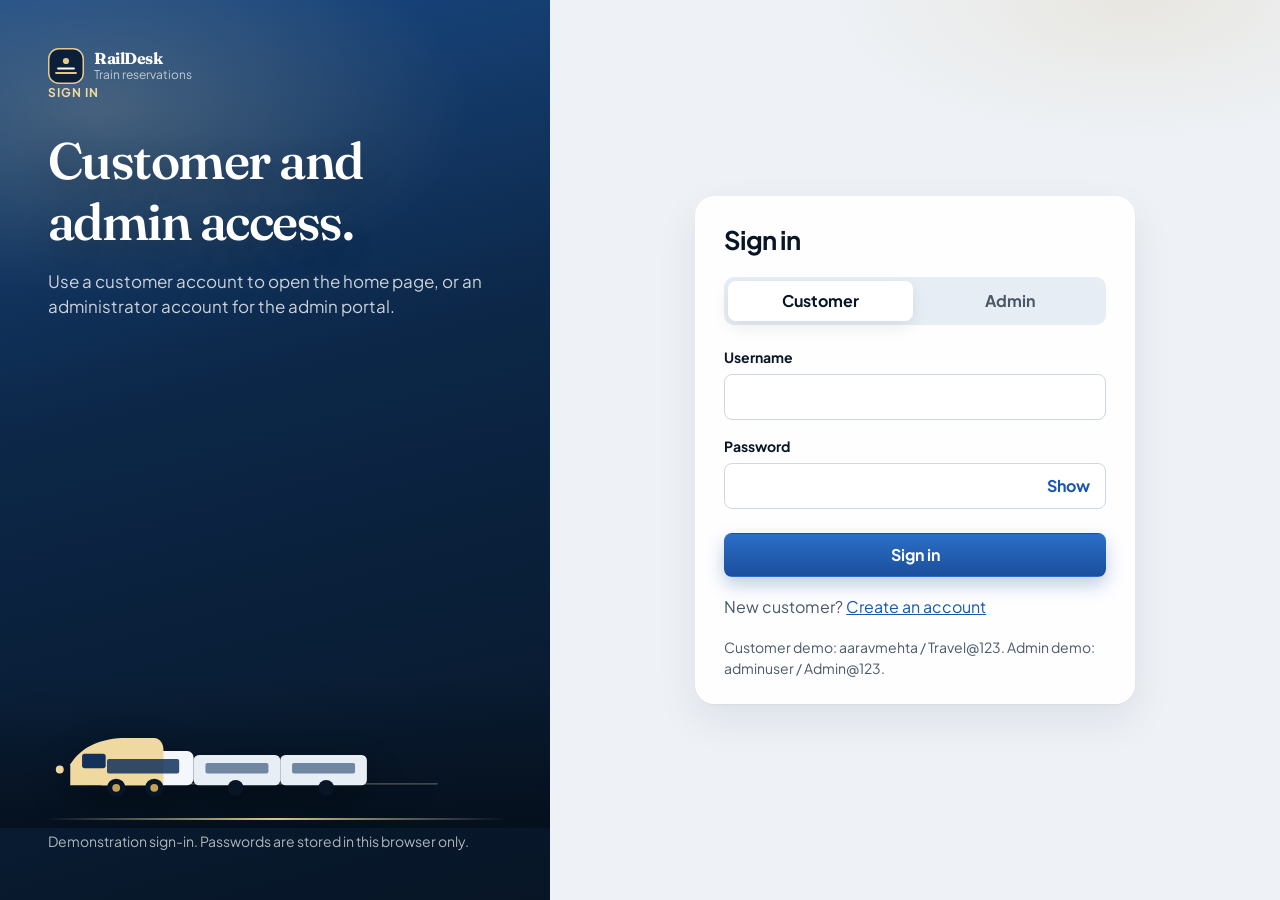
<file: pages/register-train.html>
<!DOCTYPE html>
<html lang="en">
<head>
  <meta charset="UTF-8">
  <meta name="viewport" content="width=device-width, initial-scale=1.0">
  <title>Register a Train · RailDesk</title>
  <link rel="icon" href="../assets/mark.svg" type="image/svg+xml">
  <link rel="preconnect" href="https://fonts.googleapis.com">
  <link rel="preconnect" href="https://fonts.gstatic.com" crossorigin>
  <link href="https://fonts.googleapis.com/css2?family=IBM+Plex+Mono:wght@500;600&family=Plus+Jakarta+Sans:wght@400;500;600;700&display=swap" rel="stylesheet">
  <link rel="stylesheet" href="../css/common.css">
  <link rel="stylesheet" href="../css/responsive.css">
  <link rel="stylesheet" href="../css/dashboard.css">
  <link rel="stylesheet" href="../css/premium.css">
</head>
<body>
  <a class="skip-link" href="#content">Skip to content</a>

  <!-- ============================================================
       Register a Train
       Saves a train into the timetable used by Train Search.
       ============================================================ -->
  <div class="app app--admin">
    <div class="sidebar-backdrop" data-sidebar-close></div>
    <aside class="sidebar" data-admin-nav aria-label="Admin"></aside>
    <div class="app__main">
      <header class="topbar">
        <button class="icon-btn" type="button" data-sidebar-toggle aria-expanded="false" aria-label="Toggle navigation">
          <svg viewBox="0 0 24 24" width="20" height="20" aria-hidden="true" fill="none" stroke="currentColor" stroke-width="1.8" stroke-linecap="round">
            <path d="M4 7h16M4 12h16M4 17h16"></path>
          </svg>
        </button>
        <div class="topbar__title">
          <p class="eyebrow">Admin</p>
          <h1>Register a Train</h1>
        </div>
      </header>

      <main class="app__content" id="content">
        <div class="alert alert--error" id="pageAlert" role="alert" hidden></div>
        <header class="page-header">
          <div>
            <p class="eyebrow">Timetable</p>
            <h2>Register a train</h2>
          </div>
        </header>

        <section class="card" aria-labelledby="trainTitle">
          <div class="card__header">
            <h2 class="card__title" id="trainTitle">Train details</h2>
          </div>
          <form class="card__body book-form" id="trainForm" novalidate>
            <p class="muted">Every field is required. The train runs every day, leaves at 8:00 AM, and arrives at 6:00 PM. Seat availability uses the seat count below.</p>
            <div class="alert alert--success" id="saveNotice" role="status" hidden></div>
            <div class="grid-2">
              <div class="field">
                <label class="field__label" for="trainName">Train name</label>
                <input class="field__input" id="trainName" name="trainName" type="text" autocomplete="off">
                <p class="field__error" hidden></p>
              </div>
              <div class="field">
                <label class="field__label" for="seatCount">Number of seats</label>
                <input class="field__input" id="seatCount" name="seatCount" type="text" inputmode="numeric" autocomplete="off">
                <p class="field__error" hidden></p>
              </div>
              <div class="field">
                <label class="field__label" for="sourceStation">From (source station)</label>
                <select class="field__select" id="sourceStation" name="sourceStation">
                  <option value="">Select a station</option>
                </select>
                <p class="field__error" hidden></p>
              </div>
              <div class="field">
                <label class="field__label" for="destinationStation">To (destination station)</label>
                <select class="field__select" id="destinationStation" name="destinationStation">
                  <option value="">Select a station</option>
                </select>
                <p class="field__error" hidden></p>
              </div>
              <div class="field">
                <label class="field__label" for="ownership">Train ownership</label>
                <input class="field__input" id="ownership" name="ownership" type="text" autocomplete="organization">
                <p class="field__error" hidden></p>
              </div>
            </div>
            <div class="cluster">
              <button class="btn btn--primary" type="submit">Register train</button>
            </div>
          </form>
        </section>
      </main>
    </div>
  </div>
  <script type="module" src="../js/register-train.js"></script>
</body>
</html>
</file>
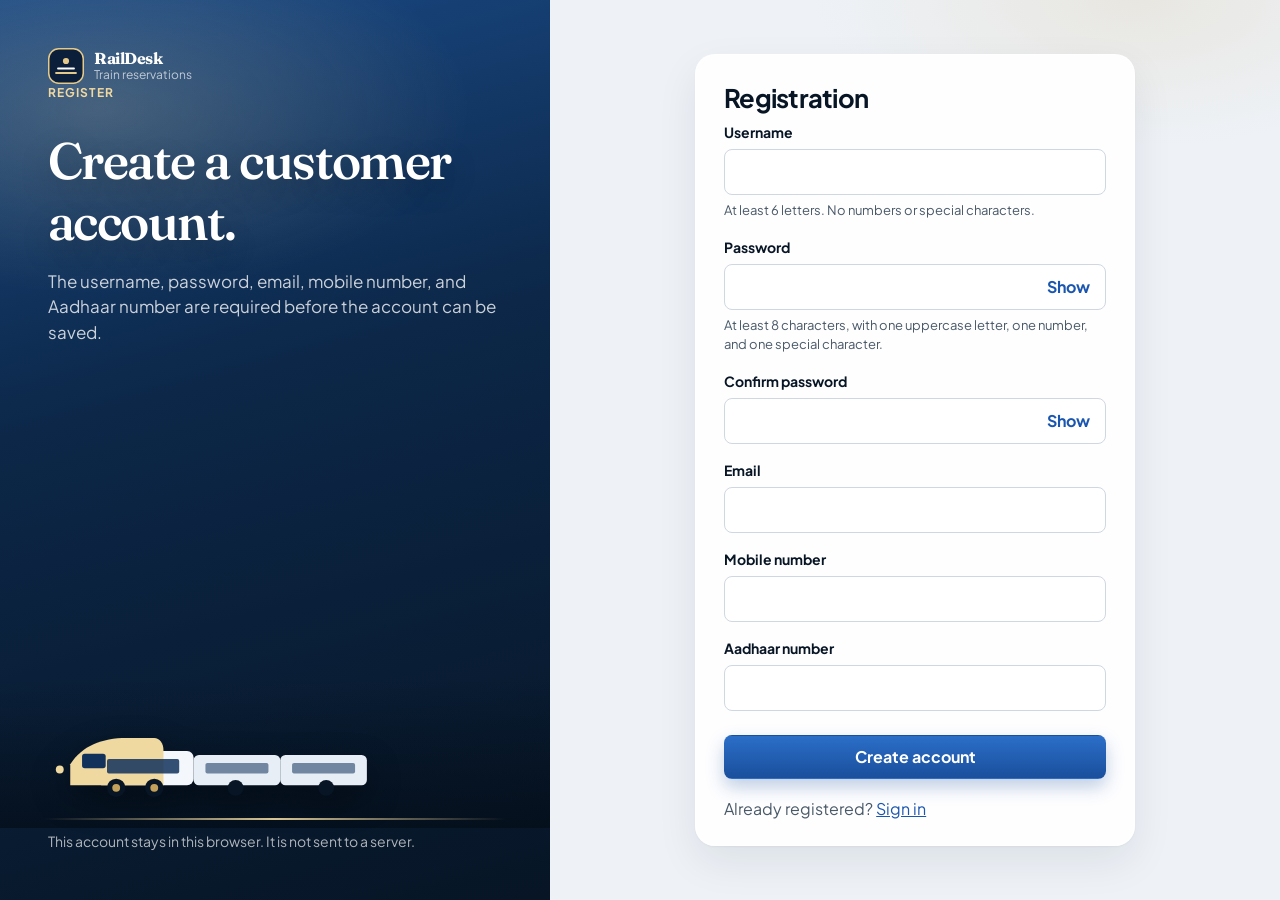
<file: pages/register.html>
<!DOCTYPE html>
<html lang="en">
<head>
  <meta charset="UTF-8">
  <meta name="viewport" content="width=device-width, initial-scale=1.0">
  <title>Create an account · RailDesk</title>
  <link rel="icon" href="../assets/mark.svg" type="image/svg+xml">
  <link rel="preconnect" href="https://fonts.googleapis.com">
  <link rel="preconnect" href="https://fonts.gstatic.com" crossorigin>
  <link href="https://fonts.googleapis.com/css2?family=IBM+Plex+Mono:wght@500;600&family=Plus+Jakarta+Sans:wght@400;500;600;700&display=swap" rel="stylesheet">
  <link rel="stylesheet" href="../css/common.css">
  <link rel="stylesheet" href="../css/responsive.css">
  <link rel="stylesheet" href="../css/auth.css">
  <link rel="stylesheet" href="../css/premium.css">
</head>
<body>
  <a class="skip-link" href="#registerForm">Skip to registration</a>

  <!-- ============================================================
       Registration
       US_UI_001. Aadhaar must be present. It is not checked for length.
       ============================================================ -->
  <main class="auth-layout">
    <section class="auth-panel">
      <div class="rail-scene" aria-hidden="true">
        <div class="rail-scene__sky"></div>
        <svg class="rail-scene__train" viewBox="0 0 640 160" fill="none">
          <rect x="78" y="58" width="150" height="52" rx="10" fill="#F4F7FB"></rect>
          <rect x="228" y="64" width="132" height="46" rx="8" fill="#E7EEF6"></rect>
          <rect x="360" y="64" width="132" height="46" rx="8" fill="#E7EEF6"></rect>
          <path d="M40 78c18-28 48-40 86-40h42c8 0 14 8 14 18v54H40V78Z" fill="#F0D9A0"></path>
          <rect x="58" y="62" width="36" height="22" rx="4" fill="#12325C"></rect>
          <rect x="96" y="70" width="110" height="22" rx="3" fill="#12325C" opacity="0.85"></rect>
          <rect x="246" y="76" width="96" height="16" rx="3" fill="#12325C" opacity="0.55"></rect>
          <rect x="378" y="76" width="96" height="16" rx="3" fill="#12325C" opacity="0.55"></rect>
          <circle cx="110" cy="114" r="14" fill="#071525"></circle>
          <circle cx="110" cy="114" r="6" fill="#C4A15A"></circle>
          <circle cx="168" cy="114" r="14" fill="#071525"></circle>
          <circle cx="168" cy="114" r="6" fill="#C4A15A"></circle>
          <circle cx="292" cy="114" r="12" fill="#071525"></circle>
          <circle cx="430" cy="114" r="12" fill="#071525"></circle>
          <circle cx="24" cy="86" r="6" fill="#F0D9A0"></circle>
        </svg>
        <div class="rail-scene__track"></div>
      </div>
      <div>
        <a class="brand brand--light" href="../index.html">
          <img class="brand__mark" src="../assets/mark.svg" alt="">
          <span>
            <span class="brand__name">RailDesk</span>
            <span class="brand__tag">Train reservations</span>
          </span>
        </a>
        <p class="eyebrow">Register</p>
        <h1>Create a customer account.</h1>
        <p class="lede">The username, password, email, mobile number, and Aadhaar number are required before the account can be saved.</p>
      </div>
      <p class="auth-panel__foot">This account stays in this browser. It is not sent to a server.</p>
    </section>

    <section class="auth-form">
      <div class="auth-card">
        <h2>Registration</h2>
        <div class="alert alert--error" id="formAlert" role="alert" hidden style="margin: 16px 0;"></div>
        <form id="registerForm" novalidate>
          <div class="stack">
            <div class="field">
              <label class="field__label" for="username">Username</label>
              <input class="field__input" id="username" name="username" type="text" autocomplete="username">
              <p class="field__hint">At least 6 letters. No numbers or special characters.</p>
              <p class="field__error" hidden></p>
            </div>
            <div class="field">
              <label class="field__label" for="password">Password</label>
              <div class="field__control">
                <input class="field__input" id="password" name="password" type="password" autocomplete="new-password">
                <button class="field__reveal" type="button" data-password-toggle="password" aria-pressed="false">Show</button>
              </div>
              <p class="field__hint">At least 8 characters, with one uppercase letter, one number, and one special character.</p>
              <p class="field__error" hidden></p>
            </div>
            <div class="field">
              <label class="field__label" for="confirmPassword">Confirm password</label>
              <div class="field__control">
                <input class="field__input" id="confirmPassword" name="confirmPassword" type="password" autocomplete="new-password">
                <button class="field__reveal" type="button" data-password-toggle="confirmPassword" aria-pressed="false">Show</button>
              </div>
              <p class="field__error" hidden></p>
            </div>
            <div class="field">
              <label class="field__label" for="email">Email</label>
              <input class="field__input" id="email" name="email" type="text" autocomplete="email">
              <p class="field__error" hidden></p>
            </div>
            <div class="field">
              <label class="field__label" for="mobile">Mobile number</label>
              <input class="field__input" id="mobile" name="mobile" type="text" inputmode="numeric" autocomplete="tel">
              <p class="field__error" hidden></p>
            </div>
            <div class="field">
              <label class="field__label" for="aadhaar">Aadhaar number</label>
              <input class="field__input" id="aadhaar" name="aadhaar" type="text" autocomplete="off">
              <p class="field__error" hidden></p>
            </div>
            <button class="btn btn--primary" type="submit">Create account</button>
          </div>
        </form>
        <p class="auth-switch">Already registered? <a href="../index.html">Sign in</a></p>
      </div>
    </section>
  </main>
  <script type="module" src="../js/register.js"></script>
</body>
</html>
</file>
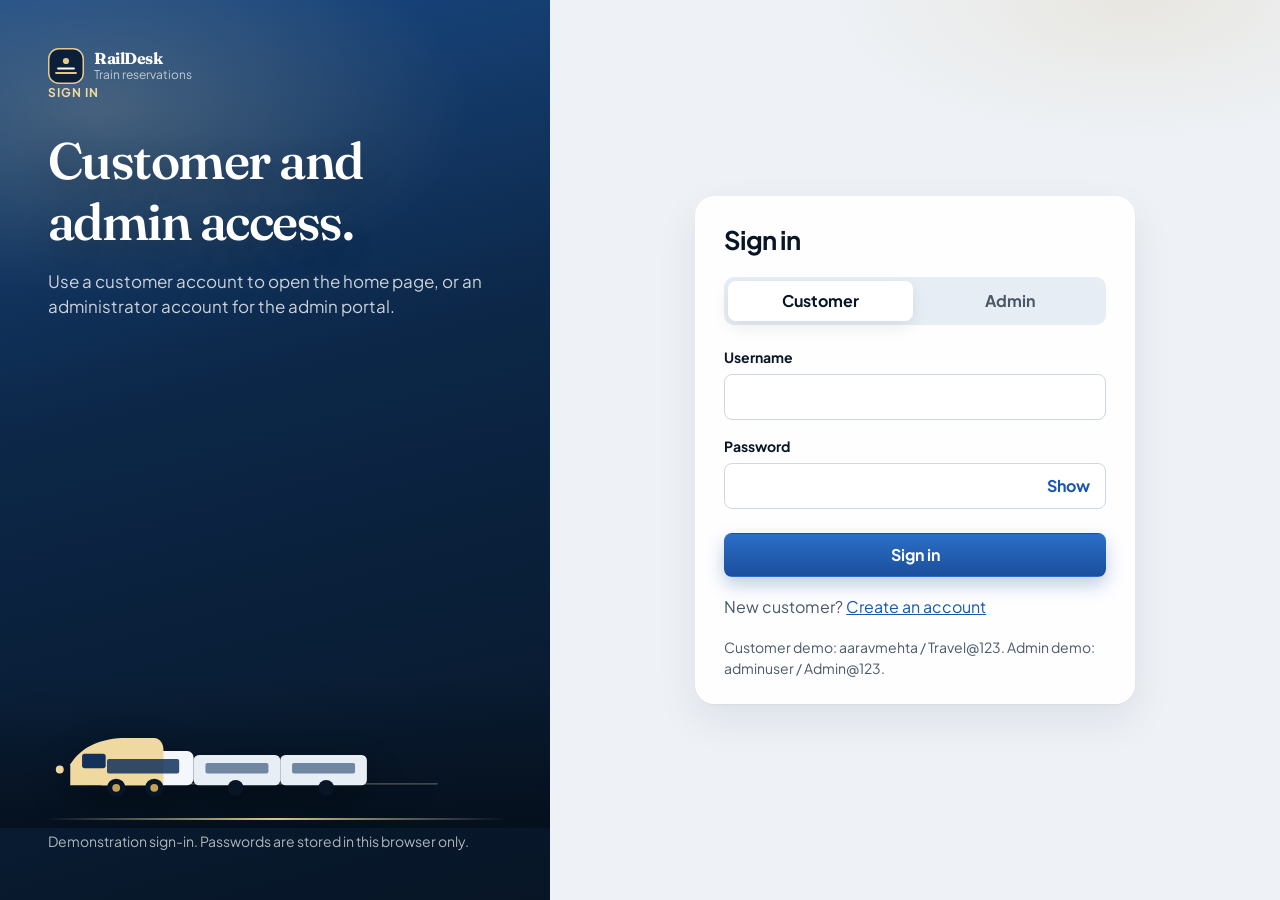
<file: pages/ticket-booking.html>
<!DOCTYPE html>
<html lang="en">
<head>
  <meta charset="UTF-8">
  <meta name="viewport" content="width=device-width, initial-scale=1.0">
  <title>Ticket Booking · RailDesk</title>
  <link rel="icon" href="../assets/mark.svg" type="image/svg+xml">
  <link rel="preconnect" href="https://fonts.googleapis.com">
  <link rel="preconnect" href="https://fonts.gstatic.com" crossorigin>
  <link href="https://fonts.googleapis.com/css2?family=IBM+Plex+Mono:wght@500;600&family=Plus+Jakarta+Sans:wght@400;500;600;700&display=swap" rel="stylesheet">
  <link rel="stylesheet" href="../css/common.css">
  <link rel="stylesheet" href="../css/responsive.css">
  <link rel="stylesheet" href="../css/dashboard.css">
  <link rel="stylesheet" href="../css/booking.css">
  <link rel="stylesheet" href="../css/premium.css">
</head>
<body>
  <a class="skip-link" href="#content">Skip to content</a>

  <!-- ============================================================
       Ticket booking
       Opens after Train Search with the chosen train and class.
       Passengers, seats, and a demonstration payment follow.
       The customer home Book Ticket form is a separate path.
       ============================================================ -->
  <div class="app app--customer">
    <div class="sidebar-backdrop" data-sidebar-close></div>
    <aside class="sidebar" data-customer-nav aria-label="Customer"></aside>
    <div class="app__main">
      <header class="topbar">
        <button class="icon-btn" type="button" data-sidebar-toggle aria-expanded="false" aria-label="Toggle navigation">
          <svg viewBox="0 0 24 24" width="20" height="20" aria-hidden="true" fill="none" stroke="currentColor" stroke-width="1.8" stroke-linecap="round">
            <path d="M4 7h16M4 12h16M4 17h16"></path>
          </svg>
        </button>
        <div class="topbar__title">
          <p class="eyebrow">Customer</p>
          <h1>Ticket booking</h1>
        </div>
      </header>

      <main class="app__content booking-page" id="content">
        <article class="card" id="missing" hidden>
          <div class="empty-state">
            <h2 class="empty-state__title">No train selected</h2>
            <p class="empty-state__text">Choose a train and class from the search results, then use Book now.</p>
            <a class="btn btn--primary" href="train-search.html">Search trains</a>
          </div>
        </article>

        <div class="stack" id="booking" hidden>
          <article class="card" id="selection">
            <div class="card__header">
              <div>
                <h2 id="trainTitle">Selected train</h2>
                <p class="card__subtitle">This choice is kept from Train Search.</p>
              </div>
              <a class="btn btn--secondary" href="train-search.html">Back to search results</a>
            </div>
            <div class="card__body">
              <dl class="meta-list" id="details"></dl>
            </div>
          </article>

          <ol class="stepper" id="stepper" aria-label="Booking steps">
            <li class="stepper__item is-complete" id="stepTrain"><span class="stepper__index">1</span> Train</li>
            <li class="stepper__item is-current" id="stepPassengers"><span class="stepper__index">2</span> Passengers</li>
            <li class="stepper__item" id="stepSeats"><span class="stepper__index">3</span> Seats</li>
            <li class="stepper__item" id="stepPayment"><span class="stepper__index">4</span> Payment</li>
          </ol>

          <article class="card" id="passengerPanel">
            <div class="card__header">
              <div>
                <h2>Passenger details</h2>
                <p class="card__subtitle">Each ticket needs a name, age, and gender. One mobile number covers the booking.</p>
              </div>
            </div>
            <div class="card__body">
              <form class="book-form" id="passengerForm" novalidate>
                <div class="grid-2">
                  <div class="field">
                    <label class="field__label" for="ticketCount">Number of tickets</label>
                    <input class="field__input" id="ticketCount" name="ticketCount" type="text" inputmode="numeric" value="1" autocomplete="off">
                    <p class="field__hint" id="ticketHint">Up to the seats left in this class, and no more than 6 tickets.</p>
                    <p class="field__error" hidden></p>
                  </div>
                  <div class="field">
                    <label class="field__label" for="mobile">Mobile number</label>
                    <input class="field__input" id="mobile" name="mobile" type="text" inputmode="numeric" autocomplete="tel" placeholder="10-digit mobile number">
                    <p class="field__error" hidden></p>
                  </div>
                </div>
                <div class="stack" id="passengerList"></div>
                <p class="booking-total" id="farePreview"></p>
                <div class="cluster">
                  <button class="btn btn--primary" id="toSeats" type="submit">Continue to seats</button>
                </div>
              </form>
            </div>
          </article>

          <article class="card" id="seatPanel" hidden>
            <div class="card__header">
              <div>
                <h2>Seat selection</h2>
                <p class="card__subtitle" id="seatIntro">Choose the seats for this journey.</p>
              </div>
            </div>
            <div class="card__body stack">
              <ul class="seat-legend">
                <li><span class="seat seat--available" aria-hidden="true"></span> Available</li>
                <li><span class="seat seat--selected" aria-hidden="true"></span> Selected</li>
                <li><span class="seat seat--occupied" aria-hidden="true"></span> Occupied</li>
              </ul>
              <p id="seatCount">0 seats selected</p>
              <div class="coach" id="coach" aria-label="Seat map"></div>
              <p class="field__error" id="seatError" hidden></p>
              <div class="cluster">
                <button class="btn btn--secondary" id="backToPassengers" type="button">Back to passengers</button>
                <button class="btn btn--primary" id="toPayment" type="button">Continue to payment</button>
              </div>
            </div>
          </article>

          <article class="card" id="paymentPanel" hidden>
            <div class="card__header">
              <div>
                <h2>Payment</h2>
                <p class="card__subtitle">This is a demonstration. RailDesk does not send the card to a bank, and the card number is not saved.</p>
              </div>
            </div>
            <div class="card__body">
              <form class="book-form" id="paymentForm" novalidate>
                <div class="field">
                  <label class="field__label" for="cardName">Name on card</label>
                  <input class="field__input" id="cardName" name="cardName" type="text" autocomplete="cc-name">
                  <p class="field__error" hidden></p>
                </div>
                <div class="field">
                  <label class="field__label" for="cardNumber">Card number</label>
                  <input class="field__input" id="cardNumber" name="cardNumber" type="text" inputmode="numeric" autocomplete="cc-number" placeholder="16 digits">
                  <p class="field__error" hidden></p>
                </div>
                <div class="grid-3">
                  <div class="field">
                    <label class="field__label" for="expiryMonth">Expiry month</label>
                    <select class="field__input" id="expiryMonth" name="expiryMonth">
                      <option value="">Month</option>
                    </select>
                    <p class="field__error" hidden></p>
                  </div>
                  <div class="field">
                    <label class="field__label" for="expiryYear">Expiry year</label>
                    <select class="field__input" id="expiryYear" name="expiryYear">
                      <option value="">Year</option>
                    </select>
                    <p class="field__error" hidden></p>
                  </div>
                  <div class="field">
                    <label class="field__label" for="cvv">CVV</label>
                    <input class="field__input" id="cvv" name="cvv" type="password" inputmode="numeric" autocomplete="cc-csc" maxlength="3" placeholder="3 digits">
                    <p class="field__error" hidden></p>
                  </div>
                </div>
                <p class="booking-total" id="paymentTotal"></p>
                <div class="cluster">
                  <button class="btn btn--secondary" id="backToSeats" type="button">Back to seats</button>
                  <button class="btn btn--primary" id="payButton" type="submit">Pay and confirm</button>
                </div>
              </form>
            </div>
          </article>
        </div>

        <article class="card" id="confirmation" hidden>
          <div class="card__body">
            <div class="confirm-hero">
              <div>
                <p class="eyebrow">Confirmed</p>
                <h2 id="bookingId">Booking</h2>
                <p class="card__subtitle">The ticket is saved on this account and appears in View Ticket.</p>
              </div>
              <span class="badge badge--success">Confirmed</span>
            </div>
            <dl class="meta-list" id="confirmationDetails"></dl>
            <div class="cluster" style="margin-top: 24px;">
              <a class="btn btn--primary" href="train-search.html">Back to search results</a>
              <a class="btn btn--secondary" href="view-tickets.html">View tickets</a>
              <a class="btn btn--ghost" href="customer-dashboard.html">Home</a>
            </div>
          </div>
        </article>
      </main>
    </div>
  </div>
  <script type="module" src="../js/ticket-booking.js"></script>
</body>
</html>
</file>
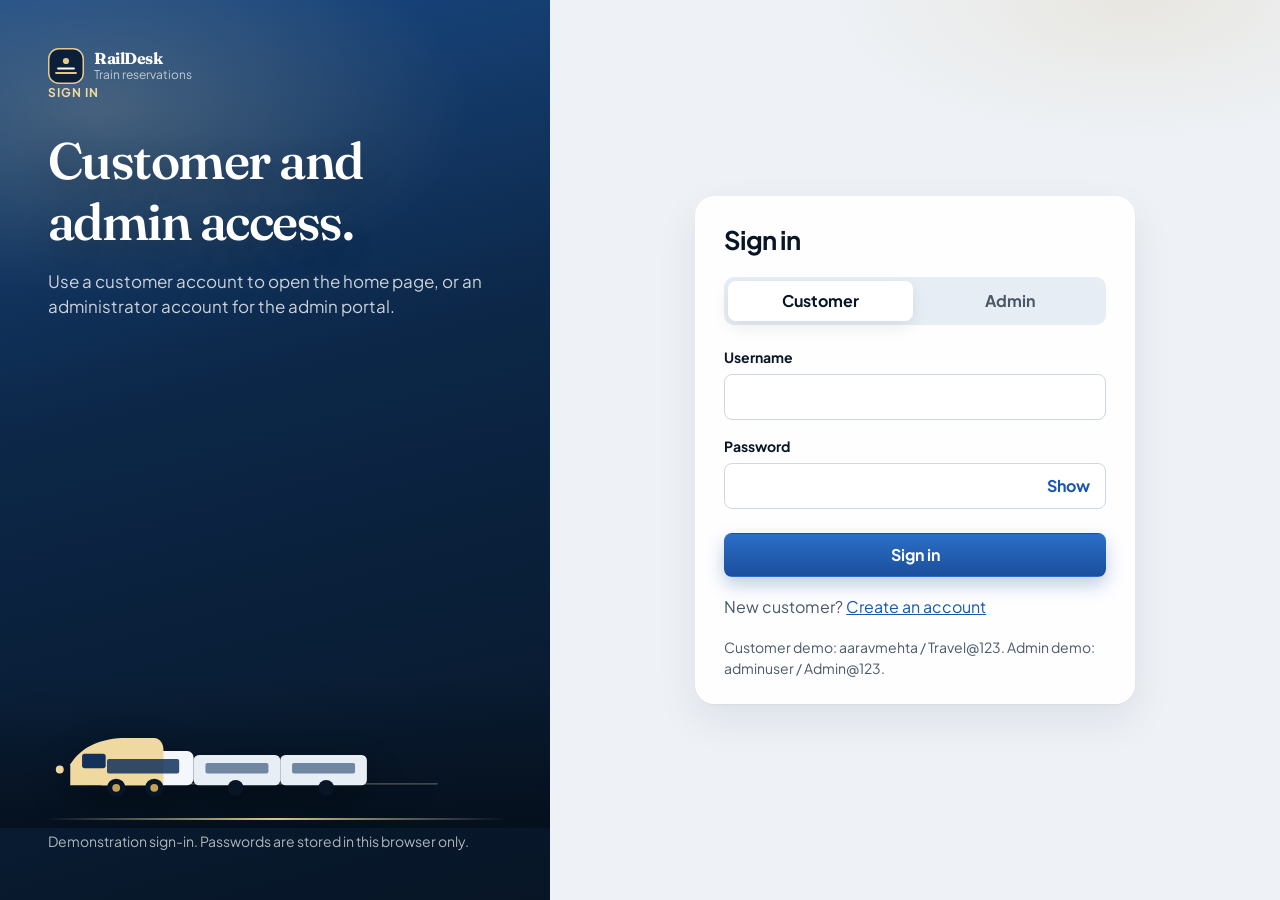
<file: pages/train-search.html>
<!DOCTYPE html>
<html lang="en">
<head>
  <meta charset="UTF-8">
  <meta name="viewport" content="width=device-width, initial-scale=1.0">
  <title>Train Search and Seat Availability · RailDesk</title>
  <link rel="icon" href="../assets/mark.svg" type="image/svg+xml">
  <link rel="preconnect" href="https://fonts.googleapis.com">
  <link rel="preconnect" href="https://fonts.gstatic.com" crossorigin>
  <link href="https://fonts.googleapis.com/css2?family=IBM+Plex+Mono:wght@500;600&family=Plus+Jakarta+Sans:wght@400;500;600;700&display=swap" rel="stylesheet">
  <link rel="stylesheet" href="../css/common.css">
  <link rel="stylesheet" href="../css/responsive.css">
  <link rel="stylesheet" href="../css/dashboard.css">
  <link rel="stylesheet" href="../css/search.css">
  <link rel="stylesheet" href="../css/premium.css">
</head>
<body>
  <a class="skip-link" href="#content">Skip to content</a>

  <!-- ============================================================
       Train Search and Seat Availability
       Origin, destination, and date search the stored timetable.
       Availability is calculated for the selected train and date.
       ============================================================ -->
  <div class="app app--customer">
    <div class="sidebar-backdrop" data-sidebar-close></div>
    <aside class="sidebar" data-customer-nav aria-label="Customer"></aside>
    <div class="app__main">
      <header class="topbar">
        <button class="icon-btn" type="button" data-sidebar-toggle aria-expanded="false" aria-label="Toggle navigation">
          <svg viewBox="0 0 24 24" width="20" height="20" aria-hidden="true" fill="none" stroke="currentColor" stroke-width="1.8" stroke-linecap="round">
            <path d="M4 7h16M4 12h16M4 17h16"></path>
          </svg>
        </button>
        <div class="topbar__title">
          <p class="eyebrow">Customer</p>
          <h1>Train Search and Seat Availability</h1>
        </div>
      </header>

      <main class="app__content search-page" id="content">
        <div class="alert alert--error" id="pageAlert" role="alert" hidden></div>
        <header class="page-header">
          <div>
            <p class="eyebrow">Timetable</p>
            <h2>Search trains</h2>
          </div>
        </header>

        <form class="journey-search" id="searchForm" role="search" novalidate>
          <div class="journey-search__route">
            <div class="field field--station">
              <label class="field__label" for="originStation">Origin station</label>
              <div class="station-field">
                <input class="field__input" id="originStation" name="origin" role="combobox" aria-autocomplete="list" aria-expanded="false" aria-controls="originList" autocomplete="off" placeholder="New Delhi">
                <ul class="station-list" id="originList" role="listbox" hidden></ul>
              </div>
              <p class="field__error" hidden></p>
            </div>
            <button class="journey-search__swap" type="button" data-station-swap data-from="originStation" data-to="destinationStation" aria-label="Swap origin and destination">
              <svg viewBox="0 0 24 24" width="18" height="18" aria-hidden="true" fill="none" stroke="currentColor" stroke-width="1.8" stroke-linecap="round" stroke-linejoin="round">
                <path d="M7 7h11M15 4l3 3-3 3M17 17H6M9 14l-3 3 3 3"></path>
              </svg>
            </button>
            <div class="field field--station">
              <label class="field__label" for="destinationStation">Destination station</label>
              <div class="station-field">
                <input class="field__input" id="destinationStation" name="destination" role="combobox" aria-autocomplete="list" aria-expanded="false" aria-controls="destinationList" autocomplete="off" placeholder="Howrah">
                <ul class="station-list" id="destinationList" role="listbox" hidden></ul>
              </div>
              <p class="field__error" hidden></p>
            </div>
          </div>
          <div class="field">
            <label class="field__label" for="journeyDate">Journey date</label>
            <input class="field__input" id="journeyDate" name="date" type="date">
            <p class="field__error" hidden></p>
          </div>
          <button class="btn btn--primary" id="searchTrains" type="submit">Search trains</button>
        </form>

        <article class="card" id="searchPrompt">
          <div class="empty-state">
            <h2 class="empty-state__title">Search the timetable</h2>
            <p class="empty-state__text">Choose an origin, a destination, and a journey date. Suggestions come from the station list.</p>
          </div>
        </article>

        <section id="results" hidden>
          <article class="card" id="filterCard" hidden>
            <div class="card__header">
              <h2 class="card__title">Filter results</h2>
              <p id="resultCount"></p>
            </div>
            <div class="card__body filter-bar">
              <div class="field">
                <label class="field__label" for="classFilter">Class</label>
                <select class="field__select" id="classFilter">
                  <option value="">All classes</option>
                </select>
              </div>
              <div class="field">
                <label class="field__label" for="availabilityFilter">Availability</label>
                <select class="field__select" id="availabilityFilter">
                  <option value="">All availability</option>
                  <option value="Available">Available</option>
                  <option value="Limited Seats">Limited Seats</option>
                  <option value="Waiting List">Waiting List</option>
                </select>
              </div>
              <div class="field">
                <label class="field__label" for="sortResults">Sort</label>
                <select class="field__select" id="sortResults">
                  <option value="departure">Departure time</option>
                  <option value="arrival">Arrival time</option>
                  <option value="fare">Fare</option>
                </select>
              </div>
              <button class="btn btn--secondary" id="resetFilters" type="button">Reset filters</button>
            </div>
          </article>
          <div class="search-results" id="resultList" aria-live="polite"></div>
        </section>
      </main>
    </div>
  </div>
  <script type="module" src="../js/train-search.js"></script>
</body>
</html>
</file>
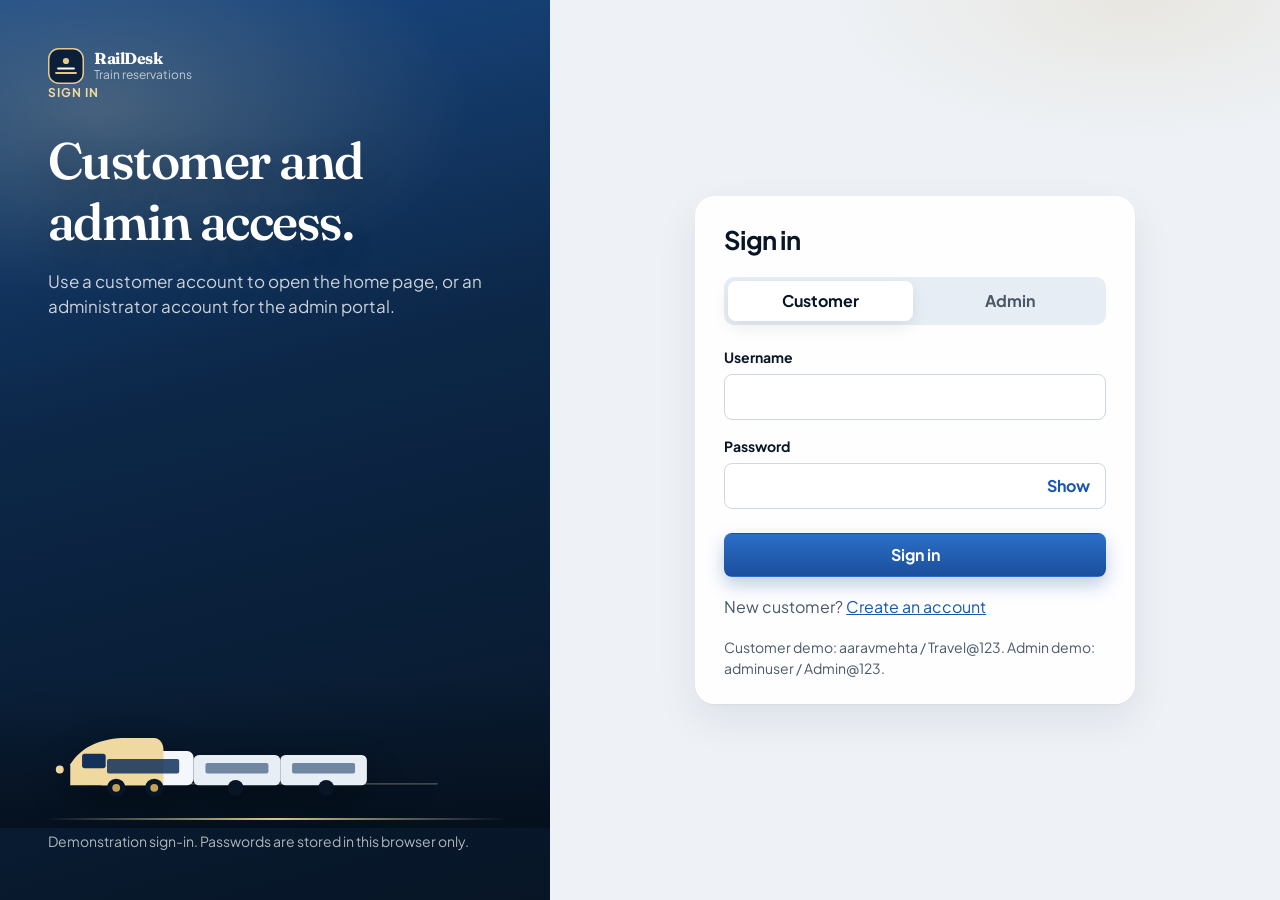
<file: pages/update-details.html>
<!DOCTYPE html>
<html lang="en">
<head>
  <meta charset="UTF-8">
  <meta name="viewport" content="width=device-width, initial-scale=1.0">
  <title>Update Details · RailDesk</title>
  <link rel="icon" href="../assets/mark.svg" type="image/svg+xml">
  <link rel="preconnect" href="https://fonts.googleapis.com">
  <link rel="preconnect" href="https://fonts.gstatic.com" crossorigin>
  <link href="https://fonts.googleapis.com/css2?family=IBM+Plex+Mono:wght@500;600&family=Plus+Jakarta+Sans:wght@400;500;600;700&display=swap" rel="stylesheet">
  <link rel="stylesheet" href="../css/common.css">
  <link rel="stylesheet" href="../css/responsive.css">
  <link rel="stylesheet" href="../css/dashboard.css">
  <link rel="stylesheet" href="../css/profile.css">
  <link rel="stylesheet" href="../css/premium.css">
</head>
<body>
  <a class="skip-link" href="#content">Skip to content</a>

  <!-- ============================================================
       Update Details
       Personal information and password for the signed-in customer.
       ============================================================ -->
  <div class="app app--customer">
    <div class="sidebar-backdrop" data-sidebar-close></div>
    <aside class="sidebar" data-customer-nav aria-label="Customer"></aside>
    <div class="app__main">
      <header class="topbar">
        <button class="icon-btn" type="button" data-sidebar-toggle aria-expanded="false" aria-label="Toggle navigation">
          <svg viewBox="0 0 24 24" width="20" height="20" aria-hidden="true" fill="none" stroke="currentColor" stroke-width="1.8" stroke-linecap="round">
            <path d="M4 7h16M4 12h16M4 17h16"></path>
          </svg>
        </button>
        <div class="topbar__title">
          <p class="eyebrow">Customer</p>
          <h1>Update Details</h1>
        </div>
      </header>

      <main class="app__content profile-page" id="content">
        <div class="alert alert--error" id="pageAlert" role="alert" hidden></div>

        <section class="card" aria-labelledby="profileTitle">
          <div class="card__header">
            <h2 class="card__title" id="profileTitle">Personal information</h2>
          </div>
          <form class="card__body stack" id="profileForm" novalidate>
            <div class="grid-2">
              <div class="field">
                <label class="field__label" for="profileName">Name</label>
                <input class="field__input" id="profileName" type="text" readonly>
              </div>
              <div class="field">
                <label class="field__label" for="profileUsername">Username</label>
                <input class="field__input" id="profileUsername" type="text" readonly>
              </div>
            </div>
            <div class="field">
              <label class="field__label" for="email">Email</label>
              <input class="field__input" id="email" name="email" type="text" autocomplete="email">
              <p class="field__error" hidden></p>
            </div>
            <div class="field">
              <label class="field__label" for="mobile">Mobile number</label>
              <input class="field__input" id="mobile" name="mobile" type="text" inputmode="numeric" autocomplete="tel">
              <p class="field__error" hidden></p>
            </div>
            <div class="field">
              <label class="field__label" for="address">Address</label>
              <textarea class="field__textarea" id="address" name="address" rows="3" autocomplete="street-address"></textarea>
              <p class="field__error" hidden></p>
            </div>
            <div class="cluster">
              <button class="btn btn--primary" type="submit">Save changes</button>
            </div>
          </form>
        </section>

        <section class="card" aria-labelledby="passwordTitle">
          <div class="card__header">
            <h2 class="card__title" id="passwordTitle">Update password</h2>
            <button class="btn btn--secondary" id="showPasswordPanel" type="button" aria-expanded="false" aria-controls="passwordPanel">Update password</button>
          </div>
          <form class="card__body stack" id="passwordForm" novalidate>
            <div id="passwordPanel" hidden>
              <div class="stack">
                <div class="field">
                  <label class="field__label" for="currentPassword">Current password</label>
                  <div class="field__control">
                    <input class="field__input" id="currentPassword" name="currentPassword" type="password" autocomplete="current-password">
                    <button class="field__reveal" type="button" data-password-toggle="currentPassword" aria-pressed="false">Show</button>
                  </div>
                  <p class="field__error" hidden></p>
                </div>
                <div class="field">
                  <label class="field__label" for="newPassword">New password</label>
                  <div class="field__control">
                    <input class="field__input" id="newPassword" name="newPassword" type="password" autocomplete="new-password">
                    <button class="field__reveal" type="button" data-password-toggle="newPassword" aria-pressed="false">Show</button>
                  </div>
                  <p class="field__hint">At least 8 characters, with one uppercase letter, one number, and one special character.</p>
                  <p class="field__error" hidden></p>
                </div>
                <div class="field">
                  <label class="field__label" for="confirmPassword">Confirm password</label>
                  <div class="field__control">
                    <input class="field__input" id="confirmPassword" name="confirmPassword" type="password" autocomplete="new-password">
                    <button class="field__reveal" type="button" data-password-toggle="confirmPassword" aria-pressed="false">Show</button>
                  </div>
                  <p class="field__error" hidden></p>
                </div>
                <div class="cluster">
                  <button class="btn btn--primary" type="submit">Save password</button>
                </div>
              </div>
            </div>
          </form>
        </section>
      </main>
    </div>
  </div>
  <script type="module" src="../js/update-details.js"></script>
</body>
</html>
</file>
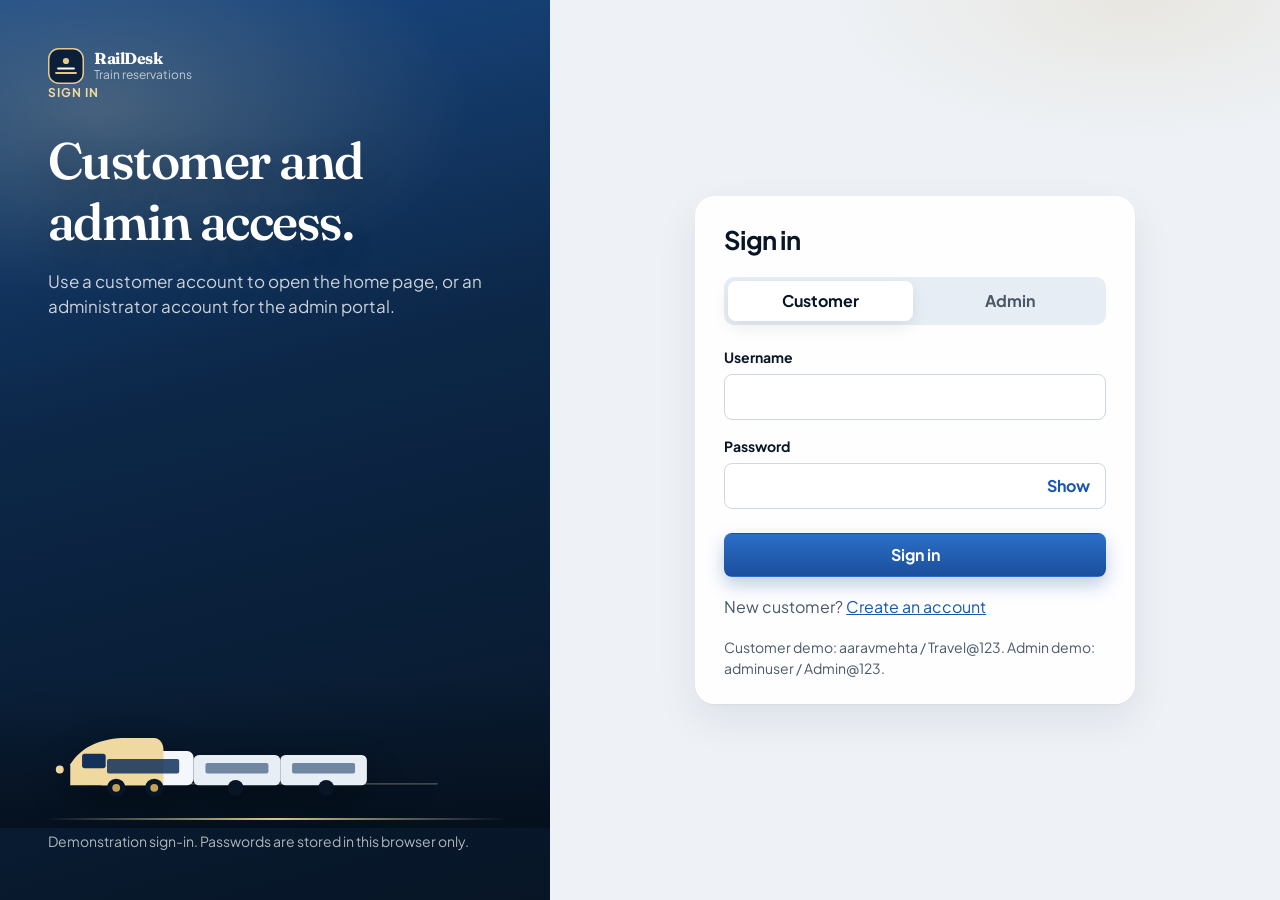
<file: pages/view-tickets.html>
<!DOCTYPE html>
<html lang="en">
<head>
  <meta charset="UTF-8">
  <meta name="viewport" content="width=device-width, initial-scale=1.0">
  <title>View Ticket · RailDesk</title>
  <link rel="icon" href="../assets/mark.svg" type="image/svg+xml">
  <link rel="preconnect" href="https://fonts.googleapis.com">
  <link rel="preconnect" href="https://fonts.gstatic.com" crossorigin>
  <link href="https://fonts.googleapis.com/css2?family=IBM+Plex+Mono:wght@500;600&family=Plus+Jakarta+Sans:wght@400;500;600;700&display=swap" rel="stylesheet">
  <link rel="stylesheet" href="../css/common.css">
  <link rel="stylesheet" href="../css/responsive.css">
  <link rel="stylesheet" href="../css/dashboard.css">
  <link rel="stylesheet" href="../css/tickets.css">
  <link rel="stylesheet" href="../css/premium.css">
</head>
<body>
  <a class="skip-link" href="#content">Skip to content</a>

  <!-- ============================================================
       View Ticket
       Bookings for the signed-in customer, with search, filters,
       and cancellation. Cancelled records stay in the history.
       ============================================================ -->
  <div class="app app--customer">
    <div class="sidebar-backdrop" data-sidebar-close></div>
    <aside class="sidebar" data-customer-nav aria-label="Customer"></aside>
    <div class="app__main">
      <header class="topbar">
        <button class="icon-btn" type="button" data-sidebar-toggle aria-expanded="false" aria-label="Toggle navigation">
          <svg viewBox="0 0 24 24" width="20" height="20" aria-hidden="true" fill="none" stroke="currentColor" stroke-width="1.8" stroke-linecap="round">
            <path d="M4 7h16M4 12h16M4 17h16"></path>
          </svg>
        </button>
        <div class="topbar__title">
          <p class="eyebrow">Customer</p>
          <h1>View Ticket</h1>
        </div>
      </header>

      <main class="app__content ticket-page" id="content">
        <div class="alert alert--error" id="pageAlert" role="alert" hidden></div>
        <header class="page-header">
          <div>
            <p class="eyebrow">My tickets</p>
            <h2>View tickets</h2>
          </div>
        </header>

        <section class="stat-grid ticket-stats" aria-label="Booking summary">
          <article class="stat-card">
            <p class="stat-card__label">Total bookings</p>
            <p class="stat-card__value" id="totalBookings">0</p>
          </article>
          <article class="stat-card">
            <p class="stat-card__label">Confirmed</p>
            <p class="stat-card__value" id="confirmedBookings">0</p>
          </article>
          <article class="stat-card">
            <p class="stat-card__label">Cancelled</p>
            <p class="stat-card__value" id="cancelledBookings">0</p>
          </article>
        </section>

        <section class="card" aria-labelledby="filterTitle">
          <div class="card__header">
            <h2 class="card__title" id="filterTitle">Search and filter</h2>
          </div>
          <form class="card__body filter-bar" id="filterForm">
            <div class="field">
              <label class="field__label" for="ticketSearch">Booking ID or train</label>
              <input class="field__input" id="ticketSearch" type="search" placeholder="RD-24011 or Rajdhani">
            </div>
            <div class="field">
              <label class="field__label" for="journeyDate">Journey date</label>
              <input class="field__input" id="journeyDate" type="date">
            </div>
            <div class="field">
              <label class="field__label" for="trainFilter">Train</label>
              <select class="field__select" id="trainFilter">
                <option value="">All trains</option>
              </select>
            </div>
            <div class="field">
              <label class="field__label" for="statusFilter">Status</label>
              <select class="field__select" id="statusFilter">
                <option value="">All statuses</option>
                <option value="Confirmed">Confirmed</option>
                <option value="Cancelled">Cancelled</option>
              </select>
            </div>
            <button class="btn btn--secondary" id="resetFilters" type="button">Reset filters</button>
          </form>
        </section>

        <section id="ticketList" class="ticket-list" aria-live="polite" aria-label="Ticket list"></section>
      </main>
    </div>
  </div>

  <div class="modal" id="cancelModal" hidden>
    <div class="modal__backdrop" data-close-modal></div>
    <div class="modal__dialog" role="dialog" aria-modal="true" aria-labelledby="cancelTitle" aria-describedby="cancelSummary">
      <h2 id="cancelTitle">Cancel this ticket?</h2>
      <p id="cancelSummary"></p>
      <p>The booking stays in your history with the status Cancelled.</p>
      <div class="modal__actions">
        <button class="btn btn--secondary" type="button" data-close-modal data-initial-focus>Keep ticket</button>
        <button class="btn btn--danger" id="confirmCancel" type="button">Confirm cancellation</button>
      </div>
    </div>
  </div>

  <script type="module" src="../js/view-tickets.js"></script>
</body>
</html>
</file>
<file: css/common.css>
/* ==========================================================================
   RailDesk common styles
   Shared design system for the Train Ticket Booking System.
   Every page loads this file before its own stylesheet.

   Sections:
   1. Tokens
   2. Base and typography
   3. Layout
   4. Brand and public header
   5. Application shell
   6. Buttons
   7. Forms
   8. Journey search
   9. Chips
   10. Cards, stats, and charts
   11. Train card
   12. Tables and badges
   13. Alerts, empty states, and stepper
   14. Seat map
   15. Modal and toast
   ========================================================================== */

/* --------------------------------------------------------------------------
   1. Tokens
   Colour, type, space, and elevation used by every component.
   Brass is reserved for small highlights. Action blue is the only
   colour used for primary buttons and links.
   -------------------------------------------------------------------------- */
:root {
  --navy: #071525;
  --navy-deep: #040d18;
  --royal: #12325c;
  --action: #1a56b0;
  --action-strong: #0e3d82;
  --brass: #c4a15a;
  --brass-text: #8a6a2f;
  --brass-on-dark: #f0d9a0;
  --canvas: #eef2f7;
  --card: #ffffff;
  --line: #e3e8ef;
  --muted: #4a5968;
  --success: #1f7a4d;
  --success-ink: #146c43;
  --success-soft: #e7f5ee;
  --warning: #9a6700;
  --warning-soft: #fbf3de;
  --danger: #9f2d2d;
  --danger-soft: #fdecec;
  --info-soft: #f3f7fc;
  --chip: #e7eef6;
  --shadow: 0 1px 2px rgba(7, 21, 37, 0.04), 0 16px 40px rgba(7, 21, 37, 0.08);
  --font-sans: "Plus Jakarta Sans", "Segoe UI", sans-serif;
  --font-display: Fraunces, "Plus Jakarta Sans", Georgia, serif;
  --font-mono: "IBM Plex Mono", Consolas, monospace;
  --radius: 16px;
  --radius-sm: 8px;
  --header-height: 72px;
  --sidebar-width: 260px;
  --space-1: 4px;
  --space-2: 8px;
  --space-3: 12px;
  --space-4: 16px;
  --space-5: 24px;
  --space-6: 32px;
  --space-7: 48px;
  color-scheme: light;
}

/* --------------------------------------------------------------------------
   2. Base and typography
   The font stylesheet is linked from each HTML page. If it fails to load,
   Segoe UI and Consolas keep the interface readable.
   -------------------------------------------------------------------------- */
*,
*::before,
*::after {
  box-sizing: border-box;
}

html {
  scroll-behavior: smooth;
}

body {
  margin: 0;
  font-family: var(--font-sans);
  font-size: 16px;
  line-height: 1.5;
  color: var(--navy);
  background: var(--canvas);
}

h1,
h2,
h3,
h4 {
  margin: 0;
  font-weight: 700;
  letter-spacing: -0.03em;
  line-height: 1.2;
}

p {
  margin: 0;
}

button,
input,
select,
textarea {
  font: inherit;
  color: inherit;
}

a {
  color: var(--action);
}

img {
  max-width: 100%;
}

::selection {
  background: #d6e4f5;
  color: var(--navy);
}

:focus-visible {
  outline: 2px solid var(--action);
  outline-offset: 2px;
}

.skip-link {
  position: absolute;
  left: 16px;
  top: -48px;
  z-index: 80;
  padding: 8px 12px;
  background: var(--card);
  color: var(--navy);
  border-radius: var(--radius-sm);
}

.skip-link:focus {
  top: 16px;
}

.eyebrow {
  margin: 0 0 4px;
  font-size: 0.75rem;
  font-weight: 700;
  letter-spacing: 0.08em;
  text-transform: uppercase;
  color: var(--brass-text);
}

.muted {
  color: var(--muted);
}

.lede {
  font-size: 1.0625rem;
  color: var(--muted);
  max-width: 62ch;
}

.mono {
  font-family: var(--font-mono);
  font-variant-numeric: tabular-nums;
}

.sr-only {
  position: absolute;
  width: 1px;
  height: 1px;
  padding: 0;
  margin: -1px;
  overflow: hidden;
  clip: rect(0, 0, 0, 0);
  white-space: nowrap;
  border: 0;
}

/* --------------------------------------------------------------------------
   3. Layout
   Small helpers shared by dashboards, forms, and the component library.
   -------------------------------------------------------------------------- */
.stack {
  display: flex;
  flex-direction: column;
  gap: var(--space-4);
}

.cluster {
  display: flex;
  flex-wrap: wrap;
  align-items: center;
  gap: var(--space-3);
}

.grid-2,
.grid-3,
.stat-grid {
  display: grid;
  gap: var(--space-4);
}

.grid-2 {
  grid-template-columns: repeat(2, minmax(0, 1fr));
}

.grid-3 {
  grid-template-columns: repeat(3, minmax(0, 1fr));
}

.stat-grid {
  grid-template-columns: repeat(4, minmax(0, 1fr));
}

.page-header {
  display: flex;
  justify-content: space-between;
  align-items: flex-end;
  gap: var(--space-4);
  margin-bottom: var(--space-5);
}

.page-header h1 {
  font-size: 1.75rem;
}

.page-header__actions {
  display: flex;
  flex-wrap: wrap;
  gap: var(--space-3);
}

.hero {
  background: var(--navy);
  color: #fff;
  padding: 72px 32px 80px;
}

.hero .eyebrow {
  color: var(--brass-on-dark);
}

.hero .lede {
  color: rgba(255, 255, 255, 0.78);
  margin-top: var(--space-4);
}

/* --------------------------------------------------------------------------
   4. Brand and public header
   Used on the home page, login, and registration.
   -------------------------------------------------------------------------- */
.brand {
  display: flex;
  align-items: center;
  gap: 10px;
  min-width: 0;
  color: var(--navy);
  text-decoration: none;
}

.brand__mark {
  display: block;
  width: 36px;
  height: 36px;
  flex: 0 0 auto;
}

.brand__name {
  display: block;
  font-weight: 700;
  letter-spacing: -0.03em;
  line-height: 1.1;
}

.brand__tag {
  display: block;
  color: var(--muted);
  font-size: 0.75rem;
  line-height: 1.2;
}

.brand--light,
.brand--light .brand__name {
  color: #fff;
}

.brand--light .brand__tag {
  color: rgba(255, 255, 255, 0.68);
}

.public-header {
  position: sticky;
  top: 0;
  z-index: 20;
  display: flex;
  align-items: center;
  justify-content: space-between;
  gap: var(--space-4);
  height: var(--header-height);
  padding: 0 var(--space-6);
  background: var(--card);
  border-bottom: 1px solid var(--line);
}

.public-nav {
  display: flex;
  align-items: center;
  gap: 4px;
}

.public-nav__link {
  padding: 8px 12px;
  border-radius: var(--radius-sm);
  color: var(--navy);
  font-weight: 600;
  text-decoration: none;
}

.public-nav__link:hover {
  background: var(--canvas);
}

/* Higher specificity than .icon-btn, which would otherwise force this menu button visible. */
.icon-btn.public-header__toggle {
  display: none;
}

/* --------------------------------------------------------------------------
   5. Application shell
   Customer pages use the royal sidebar. Admin pages add .app--admin,
   which darkens the sidebar and adds a brass edge so the portal is distinct.
   -------------------------------------------------------------------------- */
.app {
  display: flex;
  align-items: stretch;
  min-height: 100vh;
  background: var(--canvas);
}

.sidebar {
  position: sticky;
  top: 0;
  display: flex;
  flex-direction: column;
  width: var(--sidebar-width);
  flex: 0 0 var(--sidebar-width);
  height: 100vh;
  padding: 20px 14px 16px;
  background: var(--royal);
  color: #fff;
  overflow: auto;
  transition: width 0.2s ease, flex-basis 0.2s ease, transform 0.2s ease;
  scrollbar-width: thin;
  scrollbar-color: rgba(255, 255, 255, 0.35) transparent;
}

.app--admin .sidebar {
  background: var(--navy-deep);
  box-shadow: inset -2px 0 0 var(--brass);
}

.sidebar__nav {
  display: flex;
  flex-direction: column;
  gap: 4px;
  margin-top: var(--space-5);
}

.sidebar__link {
  display: flex;
  align-items: center;
  gap: 10px;
  min-height: 42px;
  padding: 8px 12px;
  border-radius: var(--radius-sm);
  color: rgba(255, 255, 255, 0.84);
  font-weight: 600;
  text-decoration: none;
}

.sidebar__link svg {
  flex: 0 0 auto;
}

.sidebar__link::before {
  content: "";
  width: 6px;
  height: 6px;
  flex: 0 0 auto;
  border-radius: 50%;
  background: rgba(255, 255, 255, 0.4);
}

.sidebar__link:hover {
  background: rgba(255, 255, 255, 0.08);
  color: #fff;
}

.sidebar__link.is-active {
  background: rgba(255, 255, 255, 0.12);
  color: #fff;
  box-shadow: inset 3px 0 0 var(--brass-on-dark);
}

.sidebar__link.is-active::before {
  background: var(--brass-on-dark);
}

.sidebar__footer .btn {
  justify-content: flex-start;
  width: 100%;
}

.sidebar__footer {
  margin-top: auto;
  padding-top: var(--space-4);
}

.sidebar__user {
  display: flex;
  align-items: center;
  gap: 10px;
  padding: 10px;
  margin-bottom: 8px;
}

.sidebar__user strong,
.sidebar__user small {
  display: block;
}

.sidebar__user small {
  color: rgba(255, 255, 255, 0.68);
}

.avatar {
  display: grid;
  place-items: center;
  width: 36px;
  height: 36px;
  border-radius: 50%;
  background: rgba(255, 255, 255, 0.14);
  color: #fff;
  font-size: 0.75rem;
  font-weight: 700;
}

.sidebar-backdrop {
  display: none;
}

.app.sidebar-collapsed .sidebar {
  width: 0;
  flex-basis: 0;
  padding: 0;
  border: 0;
  overflow: hidden;
  box-shadow: none;
}

.app__main {
  flex: 1 1 auto;
  min-width: 0;
}

.topbar {
  position: sticky;
  top: 0;
  z-index: 20;
  display: flex;
  align-items: center;
  gap: var(--space-4);
  min-height: var(--header-height);
  padding: 12px 24px;
  background: #fff;
  border-bottom: 1px solid var(--line);
}

.topbar__title h1 {
  font-size: 1.25rem;
}

.topbar__actions {
  display: flex;
  align-items: center;
  gap: var(--space-3);
  margin-left: auto;
}

.app__content {
  padding: var(--space-6);
}

body.modal-open {
  overflow: hidden;
}

/* --------------------------------------------------------------------------
   6. Buttons
   Primary actions use action blue. Destructive actions stay outlined so a
   delete control is never the strongest colour on the page.
   -------------------------------------------------------------------------- */
.btn,
.icon-btn {
  display: inline-flex;
  align-items: center;
  justify-content: center;
  gap: 8px;
  min-height: 44px;
  border-radius: var(--radius-sm);
  border: 1px solid transparent;
  text-decoration: none;
  font-weight: 700;
  cursor: pointer;
  transition: background-color 0.16s ease, border-color 0.16s ease, color 0.16s ease;
}

.btn {
  padding: 0 16px;
  white-space: nowrap;
}

.btn--primary {
  background: var(--action);
  color: #fff;
}

.btn--primary:hover {
  background: var(--action-strong);
}

.btn--secondary {
  background: #fff;
  border-color: var(--line);
  color: var(--navy);
}

.btn--secondary:hover {
  border-color: #c5d0dc;
  background: #f8fafc;
}

.btn--ghost {
  background: transparent;
  color: var(--navy);
}

.btn--ghost:hover {
  background: rgba(11, 31, 58, 0.05);
}

.btn--danger {
  background: #fff;
  border-color: #e7c1c1;
  color: var(--danger);
}

.btn--danger:hover {
  background: var(--danger-soft);
}

.btn--accent {
  background: var(--brass);
  color: #1a1408;
}

.btn--accent:hover {
  background: #b89245;
}

.btn:disabled,
.btn.is-loading {
  cursor: not-allowed;
}

.btn:disabled {
  opacity: 0.55;
}

.btn.is-loading {
  position: relative;
  color: transparent;
}

.btn.is-loading::after {
  content: "";
  position: absolute;
  width: 16px;
  height: 16px;
  border: 2px solid rgba(255, 255, 255, 0.35);
  border-top-color: #fff;
  border-radius: 50%;
  animation: spin 0.7s linear infinite;
}

.btn--secondary.is-loading::after,
.btn--ghost.is-loading::after,
.btn--danger.is-loading::after,
.btn--accent.is-loading::after {
  border-color: rgba(11, 31, 58, 0.18);
  border-top-color: var(--navy);
}

.icon-btn {
  width: 44px;
  padding: 0;
  background: #fff;
  border-color: var(--line);
  color: var(--navy);
}

.icon-btn:hover {
  background: var(--canvas);
}

.sidebar .icon-btn,
.sidebar .btn--ghost {
  color: #fff;
  background: transparent;
  border-color: transparent;
}

.sidebar .btn--ghost:hover {
  background: rgba(255, 255, 255, 0.08);
}

/* --------------------------------------------------------------------------
   7. Forms
   Labels sit above controls. Errors use the field error paragraph and the
   .is-invalid class, which validation.js will toggle on later pages.
   -------------------------------------------------------------------------- */
.field {
  display: flex;
  flex-direction: column;
  min-width: 0;
}

.field__label {
  margin-bottom: 6px;
  font-size: 0.875rem;
  font-weight: 700;
}

.field__label abbr {
  color: var(--danger);
  text-decoration: none;
}

.field__control {
  position: relative;
}

.field__input,
.field__select,
.field__textarea {
  width: 100%;
  border: 1px solid #cfd7e2;
  border-radius: var(--radius-sm);
  background: #fff;
  padding: 0 14px;
  transition: border-color 0.16s ease, box-shadow 0.16s ease;
}

.field__input,
.field__select {
  height: 46px;
}

.field__textarea {
  min-height: 110px;
  padding-block: 12px;
  resize: vertical;
}

.field__input:hover,
.field__select:hover,
.field__textarea:hover {
  border-color: #b7c3d1;
}

.field__input:focus,
.field__select:focus,
.field__textarea:focus {
  border-color: var(--action);
  box-shadow: 0 0 0 3px rgba(29, 78, 137, 0.16);
  outline: none;
}

.field__input.is-invalid,
.field__select.is-invalid,
.field__textarea.is-invalid {
  border-color: var(--danger);
  box-shadow: 0 0 0 3px rgba(159, 45, 45, 0.12);
}

.field__select {
  appearance: none;
  padding-right: 40px;
  background-image: url("data:image/svg+xml,%3Csvg xmlns='http://www.w3.org/2000/svg' viewBox='0 0 20 20' fill='none' stroke='%230B1F3A' stroke-width='1.8'%3E%3Cpath d='M5 7.5 10 12.5 15 7.5'/%3E%3C/svg%3E");
  background-repeat: no-repeat;
  background-position: right 12px center;
  background-size: 16px;
}

.field__reveal {
  position: absolute;
  top: 50%;
  right: 8px;
  transform: translateY(-50%);
  min-height: 32px;
  padding: 0 8px;
  border: 0;
  border-radius: 6px;
  background: transparent;
  color: var(--action);
  font-weight: 700;
  cursor: pointer;
}

.field__input[type="password"],
.field__control .field__input {
  padding-right: 72px;
}

.field__hint,
.field__error {
  margin-top: 6px;
  font-size: 0.8125rem;
}

.field__hint {
  color: var(--muted);
}

.field__error {
  color: var(--danger);
}

.field__error[hidden] {
  display: none;
}

.choice {
  display: flex;
  align-items: center;
  gap: 10px;
  min-height: 44px;
  font-weight: 600;
}

.choice input {
  width: 18px;
  height: 18px;
  accent-color: var(--action);
}

/* --------------------------------------------------------------------------
   8. Journey search
   The home page and the train search page share this panel.
   The swap control is bound by initStationSwap in common.js.
   -------------------------------------------------------------------------- */
.journey-search {
  display: grid;
  grid-template-columns: minmax(0, 1.5fr) minmax(180px, 0.7fr) auto;
  gap: var(--space-3);
  align-items: end;
  padding: var(--space-4);
  background: #fff;
  border: 1px solid var(--line);
  border-radius: 16px;
  box-shadow: var(--shadow);
}

.journey-search__route {
  display: grid;
  grid-template-columns: minmax(0, 1fr) auto minmax(0, 1fr);
  gap: 8px;
  align-items: end;
}

.journey-search__swap {
  width: 46px;
  height: 46px;
  border: 1px solid var(--line);
  border-radius: var(--radius-sm);
  background: #fff;
  color: var(--navy);
  cursor: pointer;
}

.journey-search__swap:hover {
  background: var(--canvas);
  border-color: #c5d0dc;
}

/* --------------------------------------------------------------------------
   9. Chips
   Class filters and other single or multi-select choices.
   -------------------------------------------------------------------------- */
.chip-row {
  display: flex;
  flex-wrap: wrap;
  gap: 8px;
}

.chip {
  min-height: 36px;
  padding: 0 12px;
  border: 1px solid var(--line);
  border-radius: 999px;
  background: #fff;
  color: var(--navy);
  font-size: 0.875rem;
  font-weight: 700;
  cursor: pointer;
}

.chip:hover {
  border-color: #c5d0dc;
}

.chip--active {
  background: var(--navy);
  border-color: var(--navy);
  color: #fff;
}

.filter-bar {
  display: flex;
  flex-wrap: wrap;
  align-items: flex-end;
  gap: var(--space-3);
}

.filter-bar .field {
  flex: 1 1 180px;
}

/* --------------------------------------------------------------------------
   10. Cards, stats, and charts
   Charts are plain CSS. Dashboard scripts later set the bar widths from data.
   -------------------------------------------------------------------------- */
.card {
  background: var(--card);
  border: 1px solid var(--line);
  border-radius: var(--radius);
  box-shadow: 0 1px 2px rgba(11, 31, 58, 0.04);
}

.card__header,
.card__body {
  padding: 18px 22px;
}

.card__header {
  display: flex;
  align-items: center;
  justify-content: space-between;
  gap: var(--space-3);
  border-bottom: 1px solid var(--line);
}

.card__title {
  font-size: 1rem;
}

.stat-card {
  padding: 18px 20px;
  background: #fff;
  border: 1px solid var(--line);
  border-radius: var(--radius);
}

.stat-card--accent {
  box-shadow: inset 0 3px 0 var(--brass);
}

.stat-card__label {
  color: var(--muted);
  font-size: 0.8125rem;
  font-weight: 700;
}

.stat-card__value {
  margin-top: 8px;
  font-size: 1.75rem;
  letter-spacing: -0.03em;
  font-variant-numeric: tabular-nums;
}

.stat-card__note {
  margin-top: 6px;
  color: var(--muted);
  font-size: 0.8125rem;
}

.bar-chart__row {
  display: grid;
  grid-template-columns: 88px minmax(0, 1fr) 48px;
  gap: 12px;
  align-items: center;
  margin-top: 12px;
}

.bar-chart__label,
.bar-chart__value {
  font-size: 0.875rem;
  font-weight: 600;
}

.bar-chart__value {
  text-align: right;
  font-variant-numeric: tabular-nums;
}

.bar-chart__track {
  display: block;
  height: 8px;
  overflow: hidden;
  background: #e7edf4;
  border-radius: 99px;
}

.bar-chart__fill {
  display: block;
  height: 100%;
  background: var(--action);
  border-radius: inherit;
}

.column-chart {
  display: flex;
  align-items: stretch;
  gap: 18px;
  height: 180px;
}

.column-chart__item {
  display: flex;
  flex: 1;
  flex-direction: column;
  align-items: center;
  gap: 8px;
  min-width: 0;
}

.column-chart__plot {
  display: flex;
  flex: 1;
  align-items: flex-end;
  justify-content: center;
  width: 100%;
}

.column-chart__bar {
  display: block;
  width: 28px;
  background: var(--royal);
  border-radius: 6px 6px 0 0;
}

.column-chart__item:last-child .column-chart__bar {
  background: var(--brass);
}

.column-chart__label,
.column-chart__value {
  font-size: 0.75rem;
  font-weight: 700;
  color: var(--muted);
}

.skeleton {
  height: 14px;
  border-radius: 6px;
  background: linear-gradient(90deg, #e7edf4 25%, #f8fafc 37%, #e7edf4 63%);
  background-size: 400% 100%;
  animation: shimmer 1.4s ease infinite;
}

/* --------------------------------------------------------------------------
   11. Train card
   Search results reuse this card. The details panel starts closed.
   -------------------------------------------------------------------------- */
.train-card {
  padding: 20px 22px;
  background: #fff;
  border: 1px solid var(--line);
  border-radius: var(--radius);
}

.train-card__top,
.train-card__actions {
  display: flex;
  align-items: flex-start;
  justify-content: space-between;
  gap: var(--space-3);
}

.train-card__top h3 {
  margin-top: 2px;
  font-size: 1.2rem;
}

.train-number {
  font-family: var(--font-mono);
  font-size: 0.8125rem;
  font-weight: 600;
  letter-spacing: 0.04em;
  color: var(--royal);
}

.train-card__route {
  display: grid;
  grid-template-columns: minmax(0, 1fr) auto minmax(0, 1fr);
  gap: 16px;
  align-items: center;
  margin: 18px 0;
}

.train-card__time {
  font-size: 1.6rem;
  letter-spacing: -0.04em;
  font-variant-numeric: tabular-nums;
}

.train-card__route > div:last-child {
  text-align: right;
}

.train-card__duration {
  display: flex;
  flex-direction: row;
  align-items: center;
  justify-content: center;
  gap: 10px;
  min-width: 148px;
  color: var(--muted);
  font-size: 0.8125rem;
  font-weight: 700;
}

.train-card__duration::before,
.train-card__duration::after {
  content: "";
  width: 32px;
  height: 1px;
  background: #c5d0dc;
}

.train-card__actions {
  align-items: center;
}

.train-card__details {
  margin-top: 8px;
}

.train-card__details[hidden] {
  display: none !important;
}

.fare-list {
  list-style: none;
  margin: 8px 0 0;
  padding: 0;
}

.fare-list li {
  display: grid;
  grid-template-columns: 1.3fr 0.8fr 0.6fr auto;
  gap: 12px;
  align-items: center;
  padding: 12px 0;
  border-top: 1px solid var(--line);
  font-weight: 600;
}

/* --------------------------------------------------------------------------
   12. Tables and badges
   Wide tables scroll inside .table-wrap instead of breaking the page.
   -------------------------------------------------------------------------- */
.table-wrap {
  width: 100%;
  overflow-x: auto;
}

.data-table {
  width: 100%;
  border-collapse: collapse;
}

.data-table th,
.data-table td {
  padding: 14px 16px;
  text-align: left;
  vertical-align: middle;
  border-bottom: 1px solid var(--line);
}

.data-table th {
  font-size: 0.75rem;
  font-weight: 700;
  letter-spacing: 0.05em;
  text-transform: uppercase;
  color: var(--muted);
}

.data-table tbody tr:hover {
  background: #f8fafc;
}

.badge {
  display: inline-flex;
  align-items: center;
  min-height: 26px;
  padding: 0 8px;
  border-radius: 999px;
  background: var(--chip);
  color: var(--royal);
  font-size: 0.75rem;
  font-weight: 700;
  white-space: nowrap;
}

.badge--success {
  background: var(--success-soft);
  color: var(--success-ink);
}

.badge--warning {
  background: var(--warning-soft);
  color: var(--warning);
}

.badge--danger {
  background: var(--danger-soft);
  color: var(--danger);
}

/* --------------------------------------------------------------------------
   13. Alerts, empty states, and stepper
   The booking flow uses four steps: Train, Passengers and seats,
   Payment, Confirmation.
   -------------------------------------------------------------------------- */
.alert {
  padding: 12px 14px;
  border: 1px solid var(--line);
  border-radius: 10px;
  background: var(--info-soft);
}

.alert--success {
  background: var(--success-soft);
  border-color: #c5e6d4;
  color: var(--success-ink);
}

.alert--error {
  background: var(--danger-soft);
  border-color: #f0c9c9;
  color: #7a2424;
}

.empty-state {
  padding: 48px 24px;
  text-align: center;
}

.empty-state__title {
  font-size: 1.15rem;
}

.empty-state__text {
  margin: 8px auto 18px;
  max-width: 42ch;
  color: var(--muted);
}

.stepper {
  display: flex;
  gap: 0;
  margin: 0;
  padding: 0;
  list-style: none;
}

.stepper__item {
  display: flex;
  flex: 1;
  align-items: center;
  gap: 10px;
  min-width: 0;
  color: var(--muted);
  font-size: 0.875rem;
  font-weight: 700;
}

.stepper__item:not(:last-child)::after {
  content: "";
  flex: 1;
  height: 1px;
  margin-right: 10px;
  background: var(--line);
}

.stepper__index {
  display: grid;
  place-items: center;
  width: 28px;
  height: 28px;
  flex: 0 0 auto;
  border: 1px solid var(--line);
  border-radius: 50%;
  background: #fff;
  font-size: 0.8125rem;
}

.stepper__item.is-complete {
  color: var(--navy);
}

.stepper__item.is-complete .stepper__index {
  background: var(--navy);
  border-color: var(--navy);
  color: #fff;
}

.stepper__item.is-current {
  color: var(--navy);
}

.stepper__item.is-current .stepper__index {
  border-color: var(--navy);
  box-shadow: 0 0 0 4px rgba(29, 78, 137, 0.12);
}

.meta-list {
  display: grid;
  grid-template-columns: repeat(2, minmax(0, 1fr));
  gap: 14px 24px;
  margin: 0;
}

.meta-list dt {
  color: var(--muted);
  font-size: 0.75rem;
  font-weight: 700;
  letter-spacing: 0.04em;
  text-transform: uppercase;
}

.meta-list dd {
  margin: 2px 0 0;
  font-weight: 700;
}

/* --------------------------------------------------------------------------
   14. Seat map
   Available, selected, and occupied states. Booking logic decides which
   seats are occupied for the chosen train, date, and class.
   -------------------------------------------------------------------------- */
.coach {
  display: flex;
  flex-wrap: wrap;
  gap: 20px;
  padding: 16px;
  background: #f7f5f1;
  border: 1px solid var(--line);
  border-radius: var(--radius);
}

.coach__bay {
  display: grid;
  grid-template-columns: repeat(3, 40px);
  gap: 8px;
}

.coach__bay--side {
  grid-template-columns: 40px;
  align-content: start;
}

.seat {
  display: grid;
  place-items: center;
  width: 40px;
  height: 34px;
  padding: 0;
  border: 1px solid #c5d0dc;
  border-bottom-width: 3px;
  border-radius: 7px 7px 4px 4px;
  background: #fff;
  color: var(--navy);
  font-size: 0.75rem;
  font-weight: 700;
  cursor: pointer;
}

.seat--available:hover {
  border-color: var(--action);
}

.seat--selected {
  background: var(--navy);
  border-color: var(--navy);
  color: #fff;
}

.seat--occupied {
  background: #e7ecf2;
  border-color: #d5dde6;
  color: #8a97a6;
  cursor: not-allowed;
}

.seat-legend {
  display: flex;
  flex-wrap: wrap;
  gap: 16px;
  margin: 0;
  padding: 0;
  list-style: none;
}

.seat-legend li {
  display: flex;
  align-items: center;
  gap: 8px;
  font-size: 0.875rem;
  font-weight: 600;
}

.seat-legend .seat {
  cursor: default;
}

/* --------------------------------------------------------------------------
   15. Modal and toast
   Modals confirm destructive actions. Toasts confirm that an action finished.
   -------------------------------------------------------------------------- */
.modal {
  position: fixed;
  inset: 0;
  z-index: 50;
  display: grid;
  place-items: center;
  padding: 24px;
}

.modal[hidden] {
  display: none !important;
}

.modal__backdrop {
  position: absolute;
  inset: 0;
  background: rgba(11, 31, 58, 0.48);
}

.modal__dialog {
  position: relative;
  width: min(440px, 100%);
  padding: 24px;
  background: #fff;
  border-radius: 16px;
  box-shadow: var(--shadow);
}

.modal__dialog h2 {
  font-size: 1.25rem;
}

.modal__dialog p {
  margin-top: 8px;
  color: var(--muted);
}

.modal__actions {
  display: flex;
  justify-content: flex-end;
  gap: 8px;
  margin-top: 22px;
}

.toast-region {
  position: fixed;
  right: 16px;
  bottom: 16px;
  z-index: 60;
  display: flex;
  flex-direction: column;
  gap: 8px;
  width: min(360px, calc(100% - 32px));
}

.toast {
  display: flex;
  align-items: flex-start;
  gap: 12px;
  padding: 14px;
  background: #fff;
  border: 1px solid var(--line);
  border-left: 3px solid var(--success);
  border-radius: 10px;
  box-shadow: var(--shadow);
}

.toast p {
  flex: 1;
  font-weight: 600;
}

.toast--error {
  border-left-color: var(--danger);
}

.toast--info {
  border-left-color: var(--action);
}

.toast.is-leaving {
  opacity: 0;
}

.toast__close {
  width: 28px;
  height: 28px;
  border: 0;
  border-radius: 6px;
  background: transparent;
  color: var(--muted);
  font-size: 1.2rem;
  line-height: 1;
  cursor: pointer;
}

.toast__close:hover {
  background: var(--canvas);
}

@keyframes spin {
  to {
    transform: rotate(360deg);
  }
}

@keyframes shimmer {
  0% {
    background-position: 100% 0;
  }
  100% {
    background-position: 0 0;
  }
}

@media (prefers-reduced-motion: reduce) {
  html {
    scroll-behavior: auto;
  }

  *,
  *::before,
  *::after {
    animation: none !important;
    transition: none !important;
  }
}
</file>
<file: css/responsive.css>
/* ==========================================================================
   Responsive layout
   Load this file after common.css. It only adjusts layout at smaller widths.
   Component colours and type stay in common.css so the system remains one set.
   ========================================================================== */

/* Laptop and tablet: the sidebar leaves the document flow and becomes a drawer. */
@media (max-width: 1100px) {
  .app:not(.app--embedded) .sidebar {
    position: fixed;
    z-index: 40;
    inset: 0 auto 0 0;
    width: min(280px, 88vw);
    transform: translateX(-105%);
  }

  .app.sidebar-open .sidebar {
    transform: translateX(0);
  }

  .sidebar-backdrop {
    position: fixed;
    inset: 0;
    z-index: 30;
    background: rgba(11, 31, 58, 0.46);
  }

  .app.sidebar-open .sidebar-backdrop {
    display: block;
  }

  .stat-grid,
  .grid-3 {
    grid-template-columns: repeat(2, minmax(0, 1fr));
  }

  .app__content {
    padding: 24px 18px;
  }
}

/* Tablet and large phones: forms, search, and the public menu stack. */
@media (max-width: 768px) {
  .public-header {
    padding: 0 16px;
  }

  .icon-btn.public-header__toggle {
    display: inline-flex;
  }

  .public-nav {
    position: absolute;
    top: var(--header-height);
    right: 0;
    left: 0;
    display: none;
    flex-direction: column;
    align-items: stretch;
    padding: 12px;
    background: #fff;
    border-bottom: 1px solid var(--line);
  }

  .public-header.is-open .public-nav {
    display: flex;
  }

  .public-nav .btn,
  .public-nav__link {
    width: 100%;
  }

  .hero {
    padding: 48px 20px 56px;
  }

  .page-header,
  .topbar {
    align-items: flex-start;
  }

  .topbar {
    flex-wrap: wrap;
    padding: 12px 16px;
  }

  .topbar__actions {
    width: 100%;
    margin-left: 0;
  }

  .grid-2,
  .grid-3,
  .stat-grid,
  .meta-list {
    grid-template-columns: 1fr;
  }

  .journey-search,
  .journey-search__route,
  .train-card__route {
    grid-template-columns: 1fr;
  }

  .journey-search__swap {
    justify-self: start;
  }

  .train-card__route > div:last-child,
  .train-card__duration {
    text-align: left;
    align-items: flex-start;
  }

  .train-card__top,
  .train-card__actions,
  .card__header {
    flex-direction: column;
    align-items: flex-start;
  }

  .fare-list li {
    grid-template-columns: 1fr 1fr;
  }

  .stepper {
    overflow-x: auto;
    padding-bottom: 8px;
  }

  .stepper__item {
    flex: 0 0 auto;
  }

  .stepper__item:not(:last-child)::after {
    width: 28px;
    flex: 0 0 28px;
  }

  .filter-bar .field {
    flex-basis: 100%;
  }

  .modal {
    padding: 12px;
    align-items: end;
  }

  .toast-region {
    right: 12px;
    left: 12px;
    width: auto;
  }
}

/* Small phones: keep the seat map scrollable rather than squashing berths. */
@media (max-width: 480px) {
  .stat-grid {
    grid-template-columns: 1fr;
  }

  .coach {
    overflow-x: auto;
  }

  .bar-chart__row {
    grid-template-columns: 72px minmax(0, 1fr) 36px;
    gap: 8px;
  }
}
</file>
<file: css/auth.css>
/* ==========================================================================
   Login and registration layout
   Uses the shared colours and form controls. This file only places them.
   ========================================================================== */

.auth-layout {
  display: grid;
  grid-template-columns: minmax(280px, 0.86fr) minmax(320px, 1.14fr);
  min-height: 100vh;
}

.auth-panel {
  position: relative;
  display: flex;
  flex-direction: column;
  justify-content: space-between;
  gap: 32px;
  padding: 48px;
  overflow: hidden;
  background:
    radial-gradient(640px 320px at 18% 12%, rgba(240, 217, 160, 0.22), transparent 58%),
    linear-gradient(165deg, #1a4a86 0%, #0c2748 42%, #071525 100%);
  color: #fff;
}

/* Illustrated night railway. It is drawn in the page, so sign-in still
   looks cinematic if a video cannot be loaded. Pointer events stay off
   so the brand link above it remains usable. */
.rail-scene {
  position: absolute;
  right: 0;
  bottom: 72px;
  left: 0;
  height: 150px;
  pointer-events: none;
}

.rail-scene__sky {
  position: absolute;
  inset: 0;
  background: linear-gradient(180deg, transparent, rgba(4, 13, 24, 0.2) 30%, rgba(4, 13, 24, 0.72));
}

.rail-scene__train {
  position: absolute;
  bottom: 10px;
  left: 8%;
  width: min(420px, 86%);
  height: auto;
  animation: train-run 22s ease-in-out infinite alternate;
  filter: drop-shadow(0 12px 16px rgba(0, 0, 0, 0.35));
}

.rail-scene__track {
  position: absolute;
  right: 8%;
  bottom: 8px;
  left: 8%;
  height: 2px;
  background: linear-gradient(90deg, transparent, rgba(240, 217, 160, 0.9), transparent);
}

.auth-panel > :not(.rail-scene) {
  position: relative;
  z-index: 1;
}

@keyframes train-run {
  from {
    transform: translateX(0);
  }
  to {
    transform: translateX(18%);
  }
}

.auth-panel h1 {
  max-width: 12ch;
  margin-top: 28px;
  font-family: var(--font-display);
  font-size: clamp(2.6rem, 4vw, 3.8rem);
  font-weight: 560;
  text-shadow: 0 10px 30px rgba(0, 0, 0, 0.28);
}

.auth-panel .lede {
  margin-top: 16px;
  color: rgba(255, 255, 255, 0.78);
}

.auth-panel .eyebrow {
  color: var(--brass-on-dark);
}

.auth-panel__foot {
  color: rgba(255, 255, 255, 0.68);
  font-size: 0.875rem;
}

.auth-form {
  display: flex;
  align-items: center;
  justify-content: center;
  padding: 48px 24px;
  background:
    radial-gradient(520px 240px at 80% 0%, rgba(196, 161, 90, 0.14), transparent 62%),
    var(--canvas);
}

.auth-card {
  width: min(440px, 100%);
  padding: 28px 28px 24px;
  background: rgba(255, 255, 255, 0.92);
  border: 1px solid rgba(255, 255, 255, 0.7);
  border-radius: 20px;
  box-shadow: 0 24px 60px rgba(7, 21, 37, 0.12);
}

.auth-card h2 {
  font-size: 1.6rem;
}

.role-switch {
  display: grid;
  grid-template-columns: 1fr 1fr;
  gap: 4px;
  margin: 22px 0;
  padding: 4px;
  background: #e7edf4;
  border-radius: 10px;
}

.role-switch__btn {
  min-height: 40px;
  border: 0;
  border-radius: 8px;
  background: transparent;
  color: var(--muted);
  font-weight: 700;
  cursor: pointer;
}

.role-switch__btn.is-active {
  background: #fff;
  color: var(--navy);
  box-shadow: 0 6px 16px rgba(7, 21, 37, 0.08);
}

.auth-card .stack {
  margin-top: 8px;
}

.auth-card .btn {
  width: 100%;
  margin-top: 8px;
}

.auth-switch {
  margin-top: 18px;
  color: var(--muted);
}

.auth-note {
  margin-top: 18px;
  color: var(--muted);
  font-size: 0.875rem;
}

@media (max-width: 800px) {
  .auth-layout {
    grid-template-columns: 1fr;
  }

  .auth-panel {
    min-height: 280px;
    padding: 28px 20px 120px;
  }

  .rail-scene {
    bottom: 56px;
    height: 110px;
  }

  .rail-scene__train {
    width: 240px;
    bottom: 8px;
  }

  .auth-panel h1 {
    max-width: none;
    font-size: 2.2rem;
  }

  .auth-form {
    padding: 28px 16px 48px;
  }
}
</file>
<file: css/premium.css>
/* ==========================================================================
   RailDesk premium layer
   Visual polish only. Loaded last so it can refine colour, depth, and
   motion without replacing the component structure in common.css.
   A display face is imported here. If the font request fails, headings
   fall back to Plus Jakarta Sans.
   ========================================================================== */

@import url("https://fonts.googleapis.com/css2?family=Fraunces:opsz,wght@9..144,560;9..144,650&display=swap");

/* --------------------------------------------------------------------------
   Atmosphere
   A quiet wash behind every screen. No photograph is required, so the
   pages stay fast when the network is slow.
   -------------------------------------------------------------------------- */
body {
  background:
    radial-gradient(1100px 480px at 110% -10%, rgba(196, 161, 90, 0.16), transparent 55%),
    radial-gradient(900px 420px at -15% -5%, rgba(26, 86, 176, 0.1), transparent 50%),
    var(--canvas);
}

h1,
.brand__name,
.confirm-hero h2,
.ticket-card__place,
.train-card__time,
.stat-card__value {
  font-family: var(--font-display);
  font-optical-sizing: auto;
}

.app {
  background:
    linear-gradient(180deg, rgba(255, 255, 255, 0.45), transparent 220px),
    var(--canvas);
}

/* --------------------------------------------------------------------------
   Portals
   Customer navigation stays royal and warm. Admin navigation is graphite
   with a brass edge, so the two portals are distinct at a glance.
   -------------------------------------------------------------------------- */
.sidebar {
  background:
    radial-gradient(420px 220px at 0 0, rgba(240, 217, 160, 0.16), transparent 60%),
    linear-gradient(180deg, #163e72 0%, #0d2748 55%, #071525 100%);
  box-shadow: inset -1px 0 0 rgba(240, 217, 160, 0.16);
}

.app--admin .sidebar {
  background:
    radial-gradient(420px 220px at 0 0, rgba(240, 217, 160, 0.12), transparent 62%),
    linear-gradient(180deg, #1a242f 0%, #101820 48%, #0a1016 100%);
  box-shadow: inset -3px 0 0 var(--brass);
}

.sidebar__link {
  transition: background-color 0.16s ease, color 0.16s ease, transform 0.16s ease;
}

.sidebar__link:hover {
  transform: translateX(2px);
}

.avatar {
  background: linear-gradient(160deg, rgba(240, 217, 160, 0.4), rgba(255, 255, 255, 0.12));
  box-shadow: inset 0 0 0 1px rgba(240, 217, 160, 0.45);
}

.topbar {
  background: rgba(255, 255, 255, 0.82);
  backdrop-filter: blur(16px);
  box-shadow: 0 1px 0 rgba(7, 21, 37, 0.06);
}

.app--customer .topbar {
  background:
    linear-gradient(rgba(255, 255, 255, 0.9), rgba(255, 255, 255, 0.86)) padding-box,
    linear-gradient(90deg, #12325c, #c4a15a) border-box;
  border-bottom: 3px solid transparent;
}

.app--admin .topbar {
  background:
    linear-gradient(rgba(255, 255, 255, 0.94), rgba(248, 246, 241, 0.9)) padding-box,
    linear-gradient(90deg, #1a242f, #c4a15a) border-box;
  border-bottom: 3px solid transparent;
}

/* --------------------------------------------------------------------------
   Controls
   Hover lifts a primary action. Pressing it settles back down.
   -------------------------------------------------------------------------- */
.btn,
.icon-btn,
.chip,
.journey-search__swap {
  transition: transform 0.16s ease, box-shadow 0.16s ease, background-color 0.16s ease, border-color 0.16s ease, color 0.16s ease;
}

.btn--primary {
  background: linear-gradient(180deg, #2b6ec8 0%, #1a4f9c 100%);
  box-shadow: 0 8px 18px rgba(26, 79, 156, 0.28);
}

.btn--primary:hover {
  background: linear-gradient(180deg, #245fae 0%, #0e3d82 100%);
  transform: translateY(-1px);
}

.btn:active,
.icon-btn:active,
.chip:active {
  transform: translateY(1px);
}

.btn--secondary,
.icon-btn {
  box-shadow: 0 1px 0 rgba(255, 255, 255, 0.8) inset;
}

.btn--accent {
  background: linear-gradient(180deg, #d4b56a, #b8923f);
  box-shadow: 0 8px 16px rgba(166, 132, 61, 0.28);
}

.field__input,
.field__select,
.field__textarea {
  background: rgba(255, 255, 255, 0.92);
  box-shadow: inset 0 1px 0 rgba(255, 255, 255, 0.7);
}

.field__input:focus,
.field__select:focus,
.field__textarea:focus {
  box-shadow: 0 0 0 4px rgba(26, 86, 176, 0.14);
}

/* --------------------------------------------------------------------------
   Surfaces
   Cards, search panels, and statistics share one depth treatment.
   -------------------------------------------------------------------------- */
.card,
.stat-card,
.train-card,
.journey-search,
.auth-card {
  box-shadow: var(--shadow);
}

.card,
.stat-card,
.train-card {
  transition: box-shadow 0.2s ease, transform 0.2s ease;
}

.train-card:hover,
.stat-card:hover {
  box-shadow: 0 18px 42px rgba(7, 21, 37, 0.12);
}

.stat-card {
  position: relative;
  overflow: hidden;
  background:
    linear-gradient(180deg, rgba(255, 255, 255, 0.4), transparent 42%),
    #fff;
}

.stat-card::after {
  content: "";
  position: absolute;
  top: 0;
  left: 18px;
  right: 18px;
  height: 2px;
  background: linear-gradient(90deg, var(--royal), var(--brass));
}

.stat-card--accent {
  box-shadow: var(--shadow), inset 0 3px 0 var(--brass);
}

.bar-chart__track {
  height: 10px;
  background: #e6edf5;
}

.bar-chart__fill {
  background: linear-gradient(90deg, #12325c, #3d7ad4);
}

.column-chart__bar {
  width: 36px;
  background: linear-gradient(180deg, #6ea0e4, #12325c);
  box-shadow: 0 8px 16px rgba(18, 50, 92, 0.18);
}

.column-chart__item:last-child .column-chart__bar {
  background: linear-gradient(180deg, #f0d9a0, #a6843d);
}

.data-table th {
  background: #f7f5f1;
}

.data-table tbody tr {
  transition: background-color 0.16s ease;
}

.badge {
  letter-spacing: 0.03em;
}

.badge--success {
  box-shadow: inset 0 0 0 1px rgba(31, 122, 77, 0.12);
}

.badge--danger {
  box-shadow: inset 0 0 0 1px rgba(159, 45, 45, 0.12);
}

/* --------------------------------------------------------------------------
   Search, seats, and steps
   -------------------------------------------------------------------------- */
.station-list {
  box-shadow: 0 16px 36px rgba(7, 21, 37, 0.14);
  animation: menu-in 0.16s ease;
}

.class-pills li,
.chip {
  background: #fff;
}

.page-header h2 {
  font-family: var(--font-display);
  font-weight: 560;
}

.fare-list li {
  margin-top: 8px;
  padding: 12px 14px;
  border: 1px solid var(--line);
  border-top: 1px solid var(--line);
  border-radius: 12px;
  background: #fff;
  transition: border-color 0.16s ease, background-color 0.16s ease;
}

.fare-list li:hover {
  border-color: rgba(196, 161, 90, 0.7);
  background: #fbf8f2;
}

.chip--active {
  background: linear-gradient(180deg, #163e72, #0d2748);
  box-shadow: 0 6px 14px rgba(7, 21, 37, 0.18);
}

.coach {
  background:
    linear-gradient(180deg, rgba(255, 255, 255, 0.45), transparent 30%),
    linear-gradient(180deg, #f8f4ec, #efe6d4);
  box-shadow: inset 0 0 0 1px rgba(166, 132, 61, 0.25);
}

.seat {
  transition: transform 0.14s ease, background-color 0.14s ease, box-shadow 0.14s ease, border-color 0.14s ease;
}

.seat--available:hover {
  transform: translateY(-2px);
  border-color: var(--action);
  box-shadow: 0 6px 12px rgba(26, 86, 176, 0.16);
}

.seat--selected {
  background: linear-gradient(180deg, #245fae, #071525);
  box-shadow: 0 8px 14px rgba(7, 21, 37, 0.28);
}

.seat--occupied {
  background: repeating-linear-gradient(-45deg, #e7ecf2, #e7ecf2 4px, #f4f7fa 4px, #f4f7fa 8px);
}

.stepper {
  padding: 14px 16px;
  background: rgba(255, 255, 255, 0.78);
  border: 1px solid var(--line);
  border-radius: var(--radius);
  box-shadow: var(--shadow);
}

.stepper__item.is-current .stepper__index {
  background: #fff;
  color: var(--navy);
}

.stepper__item.is-complete .stepper__index {
  background: linear-gradient(180deg, #245fae, #0d2748);
}

/* --------------------------------------------------------------------------
   Issued ticket and confirmation
   The markup already carries the journey, passenger, and fare fields.
   These rules only change how that information is presented.
   -------------------------------------------------------------------------- */
.ticket-card {
  position: relative;
  background:
    linear-gradient(180deg, rgba(240, 217, 160, 0.18), transparent 72px),
    #fff;
  box-shadow: 0 16px 36px rgba(7, 21, 37, 0.1);
}

.ticket-card__rail {
  background: linear-gradient(180deg, #c4a15a, #12325c 28%, #071525);
}

.ticket-card--cancelled {
  filter: saturate(0.7);
}

.ticket-card__route {
  padding-bottom: 14px;
  border-bottom: 1px dashed rgba(7, 21, 37, 0.18);
}

.ticket-card__place {
  font-size: 1.35rem;
  letter-spacing: -0.03em;
}

.ticket-card__arrow {
  width: 72px;
  background: linear-gradient(90deg, transparent, #c4a15a, transparent);
}

#confirmation.card {
  overflow: hidden;
  background:
    linear-gradient(#fff, #fff) padding-box,
    linear-gradient(135deg, #c4a15a, #12325c 42%, #c4a15a) border-box;
  border: 1px solid transparent;
  box-shadow: 0 24px 54px rgba(7, 21, 37, 0.14);
}

#confirmation .confirm-hero {
  padding-bottom: 18px;
  border-bottom: 1px dashed rgba(7, 21, 37, 0.18);
}

#confirmation #bookingId,
.confirm-hero h2 {
  font-family: var(--font-display);
}

/* --------------------------------------------------------------------------
   Feedback
   -------------------------------------------------------------------------- */
.modal__backdrop {
  background: rgba(4, 13, 24, 0.62);
  backdrop-filter: blur(8px);
}

.modal__dialog {
  border-top: 4px solid var(--brass);
  box-shadow: 0 28px 70px rgba(4, 13, 24, 0.28);
  animation: rise 0.22s ease;
}

.toast {
  border: 0;
  border-left: 4px solid var(--success);
  box-shadow: 0 16px 36px rgba(7, 21, 37, 0.16);
  animation: toast-in 0.22s ease;
}

.empty-state__title {
  font-family: var(--font-display);
  font-size: 1.6rem;
}

.alert {
  box-shadow: inset 0 0 0 1px rgba(255, 255, 255, 0.4);
}

@keyframes menu-in {
  from {
    opacity: 0;
    transform: translateY(-6px);
  }
  to {
    opacity: 1;
    transform: translateY(0);
  }
}

@keyframes rise {
  from {
    opacity: 0;
    transform: translateY(10px) scale(0.98);
  }
  to {
    opacity: 1;
    transform: translateY(0) scale(1);
  }
}

@keyframes toast-in {
  from {
    opacity: 0;
    transform: translateY(8px);
  }
  to {
    opacity: 1;
    transform: translateY(0);
  }
}

@media (prefers-reduced-motion: reduce) {
  .train-card:hover,
  .stat-card:hover,
  .btn--primary:hover,
  .sidebar__link:hover,
  .seat--available:hover {
    transform: none;
  }
}
</file>
<file: css/dashboard.css>
/* ==========================================================================
   Customer home and booking confirmation
   Page layout only. Cards, charts, fields, and the sidebar come from common.css.
   ========================================================================== */

.page-header h2 {
  font-size: 1.75rem;
}

.field__input[readonly] {
  background: var(--canvas);
}

#classChart .bar-chart__row {
  grid-template-columns: 112px minmax(0, 1fr) 32px;
}

.book-form {
  display: grid;
  gap: 16px;
}

.confirm-hero {
  display: flex;
  align-items: flex-end;
  justify-content: space-between;
  gap: 16px;
  margin-bottom: 20px;
}

.confirm-hero h1 {
  font-size: clamp(1.8rem, 3vw, 2.4rem);
}

.column-chart__value {
  font-size: 0.75rem;
  text-align: center;
}

@media (max-width: 768px) {
  .confirm-hero {
    align-items: flex-start;
    flex-direction: column;
  }
}
</file>
<file: css/profile.css>
/* ==========================================================================
   Update Details
   Two stacked sections. Field, button, and card styles stay in common.css.
   ========================================================================== */

.profile-page {
  display: flex;
  flex-direction: column;
  gap: 20px;
  max-width: 760px;
}

.profile-page .field__input[readonly] {
  background: var(--canvas);
}

#passwordPanel[hidden] {
  display: none;
}

#passwordForm:has(#passwordPanel[hidden]) {
  display: none;
}
</file>
<file: css/booking.css>
/* ==========================================================================
   Ticket booking
   Layout for the search-path booking steps. Shared cards, seats, and the
   stepper come from common.css.
   ========================================================================== */

.booking-page {
  display: grid;
  gap: 20px;
}

.passenger-block {
  padding: 16px;
  border: 1px solid var(--line);
  border-radius: var(--radius);
  background: #fff;
}

.passenger-block h3 {
  margin: 0 0 12px;
  font-size: 1rem;
}

.booking-total {
  margin: 0;
  font-weight: 700;
  color: var(--navy);
}

#seatCount {
  margin: 0;
  font-weight: 600;
}

#coach {
  max-height: 420px;
  overflow: auto;
}
</file>
<file: css/search.css>
/* ==========================================================================
   Train search
   Layout for the station suggestions and the result cards. The train card,
   search panel, badges, and filters come from common.css.
   ========================================================================== */

.search-page {
  display: flex;
  flex-direction: column;
  gap: 20px;
}

.station-field {
  position: relative;
}

.station-list {
  position: absolute;
  z-index: 30;
  top: calc(100% + 4px);
  left: 0;
  right: 0;
  max-height: 240px;
  margin: 0;
  padding: 6px;
  overflow: auto;
  list-style: none;
  background: #fff;
  border: 1px solid var(--line);
  border-radius: 12px;
  box-shadow: var(--shadow);
}

.station-list[hidden] {
  display: none !important;
}

.station-list__option {
  display: block;
  width: 100%;
  padding: 8px 10px;
  border: 0;
  border-radius: 8px;
  background: transparent;
  color: var(--navy);
  font-weight: 600;
  text-align: left;
  cursor: pointer;
}

.station-list__option.is-active,
.station-list__option:hover {
  background: var(--canvas);
}

.class-pills {
  display: flex;
  flex-wrap: wrap;
  gap: 8px;
  margin: 0;
  padding: 0;
  list-style: none;
}

.class-pills li {
  display: inline-flex;
  align-items: center;
  gap: 8px;
  padding: 6px 8px 6px 12px;
  border: 1px solid var(--line);
  border-radius: 999px;
  background: var(--canvas);
  font-size: 0.8125rem;
  font-weight: 700;
}

.search-results {
  display: flex;
  flex-direction: column;
  gap: 14px;
}

.search-loading {
  display: grid;
  gap: 10px;
  padding: 22px;
}

.search-loading .skeleton {
  height: 18px;
}

.search-loading .skeleton:first-child {
  width: 42%;
}

.fare-choice {
  min-height: 0;
}

.fare-list .badge {
  justify-self: start;
}

@media (max-width: 768px) {
  .fare-list li {
    grid-template-columns: 1fr;
    justify-items: start;
  }
}
</file>
<file: css/tickets.css>
/* ==========================================================================
   View Ticket
   Ticket cards and the three summary figures. Shared colours stay in common.css.
   ========================================================================== */

.ticket-page {
  display: flex;
  flex-direction: column;
  gap: 20px;
}

.ticket-stats {
  grid-template-columns: repeat(3, minmax(0, 1fr));
}

.ticket-list {
  display: flex;
  flex-direction: column;
  gap: 16px;
}

.ticket-card {
  display: grid;
  grid-template-columns: 6px minmax(0, 1fr);
  background: #fff;
  border: 1px solid var(--line);
  border-radius: var(--radius);
  box-shadow: 0 1px 2px rgba(11, 31, 58, 0.04);
  overflow: hidden;
}

.ticket-card__rail {
  background: var(--navy);
}

.ticket-card--cancelled .ticket-card__rail {
  background: #c5d0dc;
}

.ticket-card__body {
  padding: 18px 22px 20px;
}

.ticket-card__top,
.ticket-card__actions {
  display: flex;
  align-items: flex-start;
  justify-content: space-between;
  gap: 16px;
}

.ticket-card__train {
  font-size: 1.15rem;
}

.ticket-card__number {
  color: var(--brass-text);
  font-size: 0.75rem;
  font-weight: 700;
  letter-spacing: 0.06em;
  text-transform: uppercase;
}

.ticket-card__route {
  display: grid;
  grid-template-columns: minmax(0, 1fr) auto minmax(0, 1fr);
  gap: 16px;
  align-items: center;
  margin: 18px 0 8px;
}

.ticket-card__place {
  font-weight: 700;
  color: var(--navy);
}

.ticket-card__when {
  margin-top: 4px;
  color: var(--muted);
  font-size: 0.875rem;
}

.ticket-card__route > div:last-child {
  text-align: right;
}

.ticket-card__arrow {
  width: 42px;
  height: 2px;
  background: #c5d0dc;
  position: relative;
}

.ticket-card__arrow::after {
  content: "";
  position: absolute;
  top: -3px;
  right: 0;
  border-top: 4px solid transparent;
  border-bottom: 4px solid transparent;
  border-left: 7px solid var(--brass);
}

.ticket-card .meta-list {
  margin-top: 8px;
}

.ticket-card__actions {
  align-items: center;
  margin-top: 16px;
}

@media (max-width: 1100px) {
  .ticket-stats {
    grid-template-columns: repeat(3, minmax(0, 1fr));
  }
}

@media (max-width: 768px) {
  .ticket-stats,
  .ticket-card__route {
    grid-template-columns: 1fr;
  }

  .ticket-card__route > div:last-child,
  .ticket-card__top,
  .ticket-card__actions {
    text-align: left;
    align-items: flex-start;
    flex-direction: column;
  }
}
</file>
